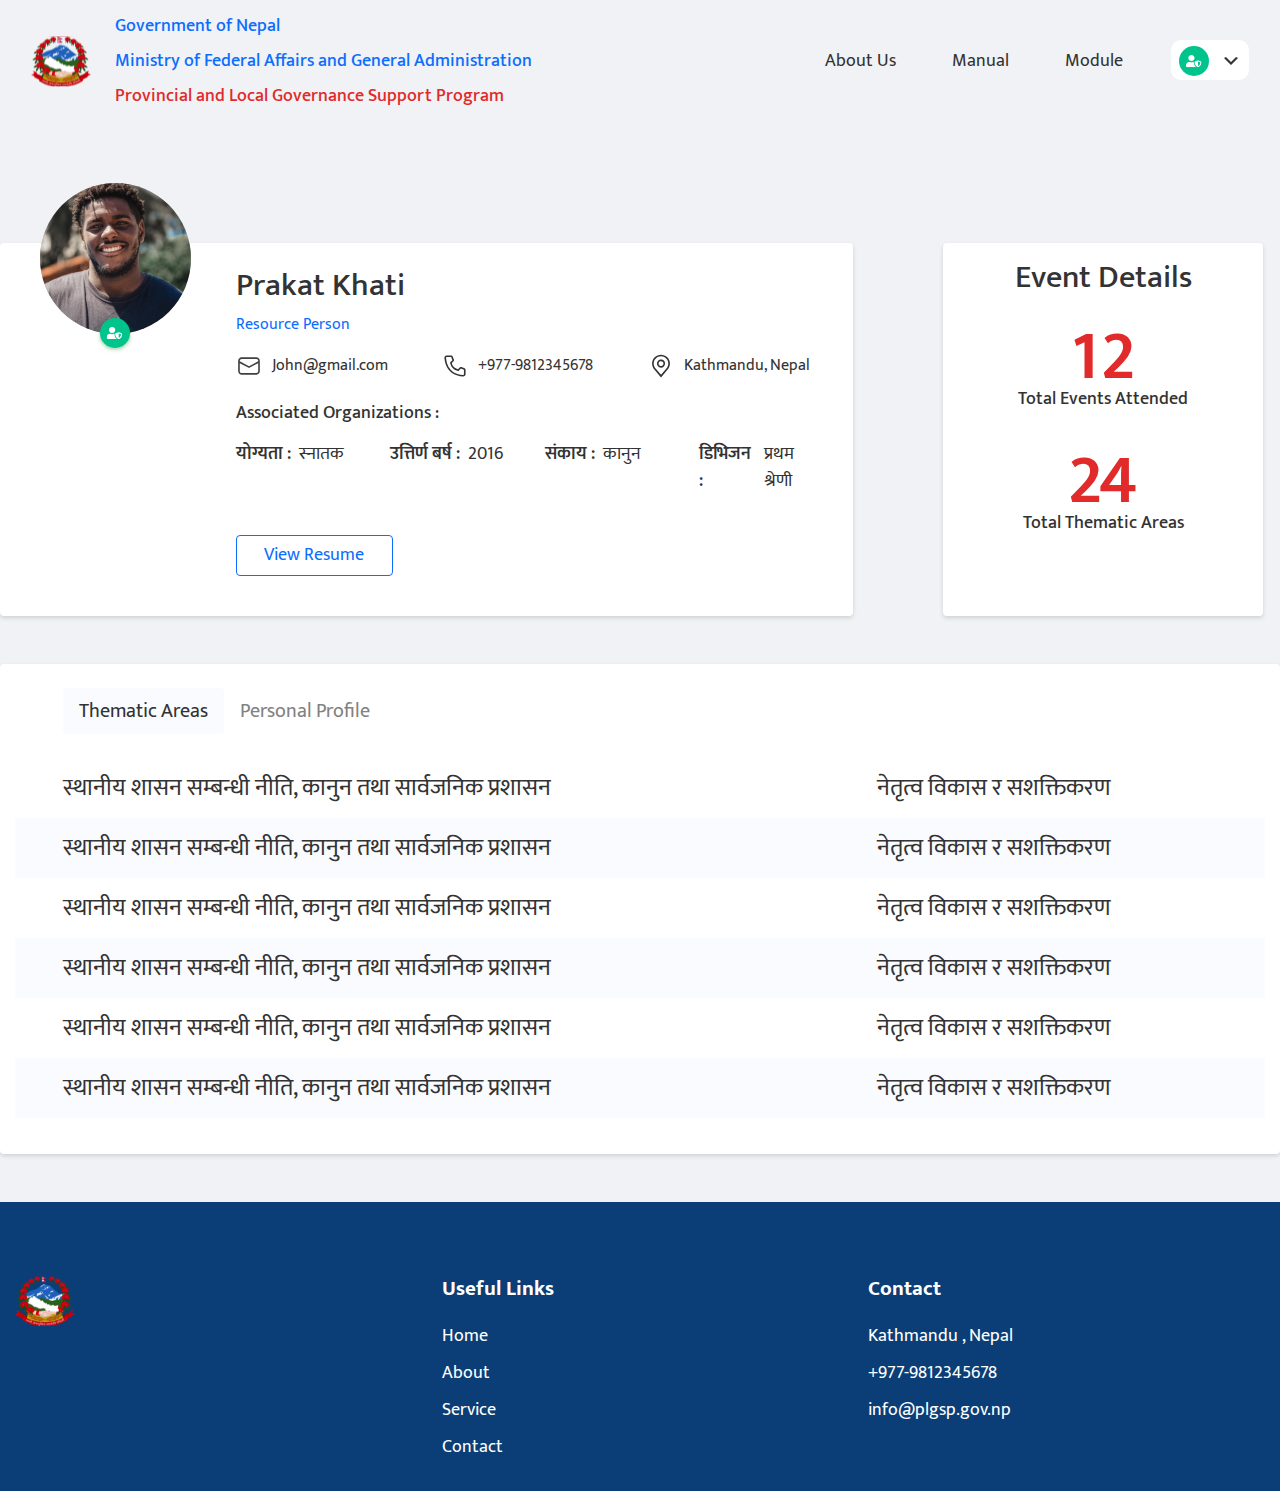
<file: index.html>
<!DOCTYPE html>
<html lang="en">
  <head>
    <meta charset="UTF-8" />
    <meta http-equiv="X-UA-Compatible" content="IE=edge" />
    <meta name="viewport" content="width=device-width, initial-scale=1.0" />
    <title>CDMIS</title>
    <link rel="stylesheet" type="text/css" href="/sass/main.css" />
  </head>
  <body>
    <section id="header">
      <header class="container">
        <nav class="navbar navbar-expand-lg navbar-light">
          <a class="navbar-brand d-flex" href="#"
            ><img src="/images/logo.svg" alt="Logo" />
            <div class="content pl-4 font-18-medium">
              Government of Nepal
              <span class="d-block pt-2">
                Ministry of Federal Affairs and General Administration</span
              >
              <span class="d-block content_inner pt-2">
                Provincial and Local Governance Support Program
              </span>
            </div>
          </a>

          <button
            class="navbar-toggler"
            type="button"
            data-toggle="collapse"
            data-target="#navbarNavDropdown"
            aria-controls="navbarNavDropdown"
            aria-expanded="false"
            aria-label="Toggle navigation"
          >
            <span class="navbar-toggler-icon"></span>
          </button>
          <div class="collapse navbar-collapse" id="navbarNavDropdown">
            <ul class="navbar-nav ml-auto">
              <li class="nav-item">
                <a class="nav-link font-18-regular pr-5" href="#">About Us</a>
              </li>
              <li class="nav-item">
                <a class="nav-link font-18-regular pr-5" href="#">Manual</a>
              </li>
              <li class="nav-item">
                <a class="nav-link font-18-regular pr-5" href="#">Module</a>
              </li>
              <li class="nav-item dropdown">
                <div class="dropdown">
                  <button
                    class="btn switch-btn"
                    type="button"
                    id="dropdownMenuButton"
                    data-toggle="dropdown"
                    aria-haspopup="true"
                    aria-expanded="false"
                  >
                    <div class="btn_inner">
                      <img
                        class="img-fluid pr-2"
                        src="images/resourceperson.svg"
                      />
                      <img
                        class="img-fluid"
                        src="icons/dropdown.svg"
                        alt="dropdown"
                      />
                    </div>
                  </button>

                  <div
                    class="dropdown-menu mt-4"
                    aria-labelledby="dropdownMenuButton"
                  >

                  <a href="index.html">
                    <div class="d-flex switch">
                      <img
                        class="img-fluid ml-4 pr-3"
                        src="images/resourceperson.svg"
                        alt="resourceperson"
                      />

                      <div class="pt-2">
                        <p class="font-18-regular gray-100">
                          Resource Person
                          <span class="d-block switch-status">current</span>
                        </p>
                      </div>
                    </div>
               </a>
                    
                   <!--Participant-->

                  <a href="participant.html">
                    <div class="d-flex">
                      <img
                        class="img-fluid ml-4 pr-3"
                        src="images/partcipant.svg"
                        alt="resourceperson"
                      />

                      <div class="pt-2">
                        <p class="font-18-regular gray-100">
                          Participant
                          <span class="d-block switch-status"
                            >switch as participant</span
                          >
                        </p>
                      </div>
                    </div>

                  </a>
                    
                  <a href="organization.html">
                    <div class="d-flex">
                      <img
                        class="img-fluid ml-4 pr-3"
                        src="images/organization.svg"
                        alt="resourceperson"
                      />

                      <div class="pt-2">
                        <p class="font-18-regular gray-100">
                          Organization
                          <span class="d-block switch-status"
                            >switch as organization</span
                          >
                        </p>
                      </div>
                    </div>

                  </a>
                  </div>
                </div>
              </li>
            </ul>
          </div>
        </nav>
      </header>
    </section>

    <!-- Profile Content -->

    <section id="profile">
      <div class="container">
        <div class="row">
          <div class="col-lg-8 col-md-12 col-sm-8 d-flex justify-content-end profile-content">
           
              <div class="user-profile">
                <img
                  class="img-fluid "
                  src="images/user profile.svg"
                  alt="userprofile"
                />
              </div> 

              <div class="col-lg-9 col-6 mt-4">
             
                  <h1 class="font-32-medium gray-100">Prakat Khati</h1>
                 <p class="font-20-regular primary">Resource Person</p> 

                 <div class="row">
                   <div class="col-lg-4 d-flex align-items-center">
                     <img src="icons/mail.svg" alt="mail">
                     <p class="info gray-100">John@gmail.com</p>
                   </div>
                   <div class="icons-info col-lg-4 d-flex align-items-center">
                    <img src="icons/phone.svg" alt="phone">
                    <p class="info gray-100">+977-9812345678</p>
                  </div>
                  <div class=" icons-info-2 col-lg-4 d-flex align-items-center">
                    <img src="icons/location.svg" alt="location">
                    <p class="info  gray-100">Kathmandu, Nepal</p>
                  </div>
                 </div>

                 <h1 class="font-18-medium gray-100 mt-4">Associated Organizations :</h1>  
                 
                 <div class="row mt-3">
                   <div class="col-lg-3 d-flex">
                    <p class="font-18-semibold gray-100">योग्यता :</p>
                    <p class="font-18-regular gray-100 pl-2">स्नातक</p>
                   </div>
                   <div class=" qualification col-lg-3 d-flex">
                    <p class="font-18-semibold gray-100"> उत्तिर्ण बर्ष  :</p>
                    <p class="font-18-regular gray-100 pl-2">2016</p>
                   </div>
                   <div class=" qualification-1 col-lg-3 d-flex">
                    <p class="font-18-semibold gray-100">संकाय :</p>
                    <p class="font-18-regular gray-100 pl-2">कानुन</p>
                   </div>
                   <div class=" qualification-2 col-lg-3 d-flex">
                    <p class="font-18-semibold gray-100">डिभिजन :</p>
                    <p class="font-18-regular gray-100 pl-2">प्रथम श्रेणी</p>
                   </div>      
                 </div>

                 
                 <button
                 type="button"
                 class="btn btn-outline-primary mt-2 font-18-regular mt-4"
               >
                 View Resume
               </button>
                
              </div>
               
              </div>

              
     <div class="col-lg-3 col-md-4 col-6 event-content text-center">
      <div>
        <h1 class="font-32-medium gray-100 pt-3">Event Details</h1>
      </div>

      <div class="event-thematic">
        <p class="event-numbers">12</p>
        <p class="font-18-medium gray-100 event-title">
          Total Events Attended
        </p>

        <p class="event-numbers">24</p>
        <p class="font-18-medium gray-100 event-title">
          Total Thematic Areas
        </p>
      </div>
    </div> 
            </div>
          </div>
        </div>
      </div>
    </section>
    

    <!-- Personal Info -->

    <section id="personal-information">
      <div class="container personal-content mt-5">
        <ul class="nav nav-pills mb-3 ml-5 " id="pills-tab" role="tablist">
          <li class="nav-item mt-4">
            <a class="nav-link active font-20-medium" id="pills-home-tab" data-toggle="pill" href="#pills-home" role="tab" aria-controls="pills-home" aria-selected="true">Thematic Areas</a>
          </li>
          <li class="nav-item mt-4">
            <a class="nav-link font-20-medium second-tab" id="pills-profile-tab" data-toggle="pill" href="#pills-profile" role="tab" aria-controls="pills-profile" aria-selected="false">Personal Profile</a>
          </li>
        
        </ul>
        <div class="tab-content" id="pills-tabContent">
          <div class="tab-pane fade show active" id="pills-home" role="tabpanel" aria-labelledby="pills-home-tab"><table class="table oddeven-table mt-4">
            <tbody>
              <tr>
                <td class="font-24-regular gray-100 pl-5">
                  स्थानीय शासन सम्बन्धी नीति, कानुन तथा सार्वजनिक प्रशासन
                </td>
                <td class="font-24-regular gray-100">
                  नेतृत्व विकास र सशक्तिकरण
                </td>
              </tr>
              <tr>
                <td class="font-24-regular gray-100 pl-5">
                  स्थानीय शासन सम्बन्धी नीति, कानुन तथा सार्वजनिक प्रशासन
                </td>
                <td class="font-24-regular gray-100">
                  नेतृत्व विकास र सशक्तिकरण
                </td>
              </tr>
              <tr>
                <td class="font-24-regular gray-100 pl-5">
                  स्थानीय शासन सम्बन्धी नीति, कानुन तथा सार्वजनिक प्रशासन
                </td>
                <td class="font-24-regular gray-100">
                  नेतृत्व विकास र सशक्तिकरण
                </td>
              </tr>
              <tr>
                <td class="font-24-regular gray-100 pl-5">
                  स्थानीय शासन सम्बन्धी नीति, कानुन तथा सार्वजनिक प्रशासन
                </td>
                <td class="font-24-regular gray-100">
                  नेतृत्व विकास र सशक्तिकरण
                </td>
              </tr>
              <tr>
                <td class="font-24-regular gray-100 pl-5">
                  स्थानीय शासन सम्बन्धी नीति, कानुन तथा सार्वजनिक प्रशासन
                </td>
                <td class="font-24-regular gray-100">
                  नेतृत्व विकास र सशक्तिकरण
                </td>
              </tr>
              <tr>
                <td class="font-24-regular gray-100 pl-5">
                  स्थानीय शासन सम्बन्धी नीति, कानुन तथा सार्वजनिक प्रशासन
                </td>
                <td class="font-24-regular gray-100">
                  नेतृत्व विकास र सशक्तिकरण
                </td>
              </tr>
            </tbody>
          </table></div>
          <div class="tab-pane fade" id="pills-profile" role="tabpanel" aria-labelledby="pills-profile-tab">

            <nav>
              <div class="nav nav-tabs second-tabs d-flex justify-content-between align-items-center" id="nav-tab" role="tablist">
                <div class="d-flex">
                  <a class="nav-item nav-link active font-18-medium gray-100" id="nav-home-tab" data-toggle="tab" href="#nav-home" role="tab" aria-controls="nav-home" aria-selected="true">पहिलो</a>
                  <a class="nav-item nav-link font-18-medium gray-200" id="nav-second-tab" data-toggle="tab" href="#nav-profile" role="tab" aria-controls="nav-profile" aria-selected="false">दोस्रो</a>
                  <a class="nav-item nav-link font-18-medium gray-200" id="nav-contact-tab" data-toggle="tab" href="#nav-contact" role="tab" aria-controls="nav-contact" aria-selected="false">तेस्रो</a>     
                </div>
              
                <button
                type="button"
                class="btn btn-export btn-outline-primary font-18-regular"
              >
                Export to pdf
              </button>
              </div>   
            </nav>
            <div class="tab-content" id="nav-tabContent">
              <div class="tab-pane fade show active" id="nav-home" role="tabpanel" aria-labelledby="nav-home-tab">

                <div class="container mt-4">
                  <div class="row">
                    <div class="col-lg-11 col-md-12 col-sm-12 secondtab-table">
                      <h1 class="primary font-24-regular text-center mt-3">व्यक्तिगत विवरण</h1>

                      <div class="row mt-4 switch-row pl-5">
                        <div class="col-lg-3 col-md-3 col-sm-3 pt-3  ">
                          <p class="font-20-medium gray-100">अतिरिक्त फोन नम्बर </p>
                        </div>
                        <div class="col-lg-3 col-md-3 col-sm-3 pt-3">
                          <p class="font-20-medium gray-100">स्थायी लेखा (PAN) नम्बर  </p>
                        </div>

                      </div>
                      <div class="row pl-5">
                        <div class="col-lg-3 col-md-3 col-sm-3 pt-3 ">
                          <p class="font-18-regular gray-100">9803719933 </p>
                        </div>
                        <div class="col-lg-3 col-md-3 col-sm-3 pt-3">
                          <p class="font-18-regular gray-100">111417751 </p>
                        </div>

                      </div>

                      <hr>

                      <h1 class="primary font-24-regular text-center mt-3">ठेगाना</h1>

                      <div class="row mt-4 switch-row pl-5">
                        <div class="col-lg-3 col-md-3 col-sm-3 pt-3  ">
                          <p class="font-20-medium gray-100">प्रदेश </p>
                        </div>
                        <div class="col-lg-3 col-md-3 col-sm-3 pt-3">
                          <p class="font-20-medium gray-100">जिल्ला  </p>
                        </div>
                        <div class="col-lg-3 col-md-3 col-sm-3 pt-3">
                          <p class="font-20-medium gray-100">वडा नं   </p>
                        </div>
                        <div class="col-lg-3 col-md-3 col-sm-3 pt-3">
                          <p class="font-20-medium gray-100">स्थानीय तह    </p>
                        </div>

                      </div>
                      <div class="row pl-5">
                        <div class="col-lg-3 col-md-3 col-sm-3 pt-3 ">
                          <p class="font-18-regular gray-100">Province 2</p>
                        </div>
                        <div class="col-lg-3 col-md-3 col-sm-3 pt-3">
                          <p class="font-18-regular gray-100">Dhanusha </p>
                        </div>
                        <div class="col-lg-3 col-md-3 col-sm-3 pt-3">
                          <p class="font-18-regular gray-100">6 </p>
                        </div>
                        <div class="col-lg-3 col-md-3 col-sm-3 pt-3">
                          <p class="font-18-regular gray-100">Chhireshwornath Nagarpalika </p>
                        </div>

                      </div>

                      <hr>


                      <h1 class="primary font-24-regular text-center mt-3">शैक्षिक योग्यता</h1>

                      <div class="row mt-4 switch-row pl-5">
                        <div class="col-lg-4 col-md-3 col-sm-3 pt-3  ">
                          <p class="font-20-medium gray-100">सबै भन्दा माथिल्लो प्राप्त शैक्षिक योग्यता </p>
                        </div>
                        <div class="col-lg-4 col-md-3 col-sm-3 pt-3">
                          <p class="font-20-medium gray-100">शैक्षिक योग्यताको बिषय   </p>
                        </div>
                        <div class="col-lg-4 col-md-3 col-sm-3 pt-3">
                          <p class="font-20-medium gray-100">स्नातककोतरमा प्राप्त गर्नुभएको प्राप्तांक   </p>
                        </div> 
                      </div>

                      <div class="row pl-5">
                        <div class="col-lg-4 col-md-3 col-sm-3 pt-3 ">
                          <p class="font-18-regular gray-100">Province 2</p>
                        </div>
                        <div class="col-lg-4 col-md-3 col-sm-3 pt-3">
                          <p class="font-18-regular gray-100">कानुन</p>
                        </div>
                        <div class="col-lg-4 col-md-3 col-sm-3 pt-3">
                          <p class="font-18-regular gray-100">प्रथम श्रेणी </p>
                        </div>
                      </div>

                 

                      <div class="row mt-4 switch-row pl-5">
                        <div class="col-lg-6 col-md-3 col-sm-3 pt-3  ">
                          <p class="font-20-medium gray-100">सबै भन्दा माथिल्लो शैक्षिक योग्यता प्राप्त गरेको वर्ष ( ई . स . मा ) </p>
                        </div>
                      </div>

                      
                      <div class="row pl-5">
                        <div class="col-lg-4 col-md-3 col-sm-3 pt-3 ">
                          <p class="font-18-regular gray-100">2016</p>
                        </div>
                       
                      </div>    
                    </div>
                  </div>
                </div>
               </div>


            <!--second -->
              <div class="tab-pane fade" id="nav-profile" role="tabpanel" aria-labelledby="nav-profile-tab">

                <div class="container mt-4">
                  <div class="row">
                    <div class="col-lg-11 col-md-12 col-sm-12 secondtab-table">
                      <h1 class="primary font-24-regular text-center mt-3">बिषयगत क्षेत्र र सो सम्बन्धि अनुभव</h1>

                      <p class="primary font-18-medium text-center mt-3">संघीय शासन प्रणाली र स्थानीय शासन </p>

                      <div class="row mt-4 switch-row pl-5">
                        <div class="col-lg-4 col-md-3 col-sm-3 pt-3  ">
                          <p class="font-20-medium gray-100">यस क्षेत्रमा कार्य अनुभव कति वर्षको छ ?</p>
                        </div>
                        <div class="col-lg-4 col-md-3 col-sm-3 pt-3">
                          <p class="font-20-medium gray-100">यस क्षेत्रमा लिनुभएको तालिम (वटा)   </p>
                        </div>
                        <div class="col-lg-4 col-md-3 col-sm-3 pt-3">
                          <p class="font-20-medium gray-100">यस क्षेत्रमा प्रदान गर्नुभएको तालिम (वटा)    </p>
                        </div>

                      </div>
                      <div class="row pl-5">
                        <div class="col-lg-4 col-md-3 col-sm-3 pt-3 ">
                          <p class="font-18-regular gray-100">4 years </p>
                        </div>
                        <div class="col-lg-4 col-md-3 col-sm-3 pt-3">
                          <p class="font-18-regular gray-100">6 </p>
                        </div>
                        <div class="col-lg-4 col-md-3 col-sm-3 pt-3">
                          <p class="font-18-regular gray-100">1 </p>
                        </div>

                      </div>

                      <hr>

                      <p class="primary font-18-medium text-center mt-3">स्थानीय तह संस्थागत क्षमता स्वमूल्याङ्कन (LISA)  </p>

                      <div class="row mt-4 switch-row pl-5">
                        <div class="col-lg-4 col-md-3 col-sm-3 pt-3  ">
                          <p class="font-20-medium gray-100">यस क्षेत्रमा कार्य अनुभव कति वर्षको छ ?</p>
                        </div>
                        <div class="col-lg-4 col-md-3 col-sm-3 pt-3">
                          <p class="font-20-medium gray-100">यस क्षेत्रमा लिनुभएको तालिम (वटा)   </p>
                        </div>
                        <div class="col-lg-4 col-md-3 col-sm-3 pt-3">
                          <p class="font-20-medium gray-100">यस क्षेत्रमा प्रदान गर्नुभएको तालिम (वटा)    </p>
                        </div>

                      </div>
                      <div class="row pl-5">
                        <div class="col-lg-4 col-md-3 col-sm-3 pt-3 ">
                          <p class="font-18-regular gray-100">4 years </p>
                        </div>
                        <div class="col-lg-4 col-md-3 col-sm-3 pt-3">
                          <p class="font-18-regular gray-100">6 </p>
                        </div>
                        <div class="col-lg-4 col-md-3 col-sm-3 pt-3">
                          <p class="font-18-regular gray-100">1 </p>
                        </div>
                      </div>

                      <hr>

                      <p class="primary font-18-medium text-center mt-3">स्थानीय तह संस्थागत क्षमता स्वमूल्याङ्कन (LISA)  </p>

                      <div class="row mt-4 switch-row pl-5">
                        <div class="col-lg-4 col-md-3 col-sm-3 pt-3  ">
                          <p class="font-20-medium gray-100">यस क्षेत्रमा कार्य अनुभव कति वर्षको छ ?</p>
                        </div>
                        <div class="col-lg-4 col-md-3 col-sm-3 pt-3">
                          <p class="font-20-medium gray-100">यस क्षेत्रमा लिनुभएको तालिम (वटा)   </p>
                        </div>
                        <div class="col-lg-4 col-md-3 col-sm-3 pt-3">
                          <p class="font-20-medium gray-100">यस क्षेत्रमा प्रदान गर्नुभएको तालिम (वटा)    </p>
                        </div>
                      </div>
                      <div class="row pl-5">
                        <div class="col-lg-4 col-md-3 col-sm-3 pt-3 ">
                          <p class="font-18-regular gray-100">4 years </p>
                        </div>
                        <div class="col-lg-4 col-md-3 col-sm-3 pt-3">
                          <p class="font-18-regular gray-100">6 </p>
                        </div>
                        <div class="col-lg-4 col-md-3 col-sm-3 pt-3">
                          <p class="font-18-regular gray-100">1 </p>
                        </div>
                      </div>                                    
                    </div>
                  </div>
                </div>
               </div>

                 <!--third -->

              <div class="tab-pane fade" id="nav-contact" role="tabpanel" aria-labelledby="nav-contact-tab">
                
              
                    
                <div class="container mt-4">
                  <div class="row">
                    <div class="col-lg-11 col-md-12 col-sm-12 secondtab-table">
                      <h1 class="primary font-24-regular text-center mt-3">इच्छुक कार्य क्षेत्र (प्रदेश स्तर) को प्राथमिकता रोज्नुहोस्</h1>


                      <div class="row mt-4 switch-row pl-5">
                        <div class="col-lg-4 col-md-3 col-sm-3 pt-3  ">
                          <p class="font-20-medium gray-100">पहिलो प्राथमिकताको प्रदेश रोज्नुहोस</p>
                        </div>
                        <div class="col-lg-4 col-md-3 col-sm-3 pt-3">
                          <p class="font-20-medium gray-100">दोश्रो प्राथमिकताको प्रदेश रोज्नुहोस </p>
                        </div>
                        <div class="col-lg-4 col-md-3 col-sm-3 pt-3">
                          <p class="font-20-medium gray-100">तेश्रो प्राथमिकताको प्रदेश रोज्नुहोस   </p>
                        </div>

                      </div>
                      <div class="row pl-5">
                        <div class="col-lg-4 col-md-3 col-sm-3 pt-3 ">
                          <p class="font-18-regular gray-100">Province 2 </p>
                        </div>
                        <div class="col-lg-4 col-md-3 col-sm-3 pt-3">
                          <p class="font-18-regular gray-100">Province 1 </p>
                        </div>
                        <div class="col-lg-4 col-md-3 col-sm-3 pt-3">
                          <p class="font-18-regular gray-100">Lumbini Province </p>
                        </div>

                      </div>
                      <div class="row mt-4 switch-row pl-5">
                        <div class="col-lg-4 col-md-3 col-sm-3 pt-3  ">
                          <p class="font-20-medium gray-100">चौथो प्राथमिकताको प्रदेश रोज्नुहोस</p>
                        </div>
                        <div class="col-lg-4 col-md-3 col-sm-3 pt-3">
                          <p class="font-20-medium gray-100">पाँचौं प्राथमिकताको प्रदेश रोज्नुहोस </p>
                        </div>
                        <div class="col-lg-4 col-md-3 col-sm-3 pt-3">
                          <p class="font-20-medium gray-100">छैठौं प्राथमिकताको प्रदेश रोज्नुहोस   </p>
                        </div>

                      </div>
                      <div class="row pl-5">
                        <div class="col-lg-4 col-md-3 col-sm-3 pt-3 ">
                          <p class="font-18-regular gray-100">Bagmati Province  </p>
                        </div>
                        <div class="col-lg-4 col-md-3 col-sm-3 pt-3">
                          <p class="font-18-regular gray-100"> Sudurpashchim Province  </p>
                        </div>
                        <div class="col-lg-4 col-md-3 col-sm-3 pt-3">
                          <p class="font-18-regular gray-100">Karnali Province </p>
                        </div>

                      </div>

                      <div class="row mt-4 switch-row pl-5">
                        <div class="col-lg-4 col-md-3 col-sm-3 pt-3  ">
                          <p class="font-20-medium gray-100">सातौं प्राथमिकताको प्रदेश रोज्नुहोस</p>
                        </div>

                      </div>
                      <div class="row pl-5">
                        <div class="col-lg-4 col-md-3 col-sm-3 pt-3 ">
                         <p class="font-18-regular gray-100">Gandaki Province  </p>
                      </div>     
                    </div>
                  </div>
                </div>
               </div>                         
              </div>   
            </div>
          </div>
         </div>
       </div>
     </div>
     </div>
     </div>
    </div>
    </section>

    

    <footer class="mt-5">
      <div class=" container">
        <div class="row mt-5">
           
          <div class="mt-4 col-lg-4">
            <img src="images/logo.svg" alt="logo" />  
          </div>  
          <div class="col-lg-4 mt-4">
          <h1 class="footer-header"> Useful Links</h1>
          <p class=" footer-paragraph font-18-regular">Home</p>
          <p class=" footer-paragraph font-18-regular">About</p>
          <p class=" footer-paragraph font-18-regular">Service</p>
          <p class=" footer-paragraph font-18-regular">Contact</p>
          </div>


          <div class="col-lg-4 mt-4">
            <h1 class="footer-header"> Contact</h1>
            <p class=" footer-paragraph font-18-regular">Kathmandu , Nepal</p>
            <p class=" footer-paragraph font-18-regular">+977-9812345678</p>
            <p class=" footer-paragraph font-18-regular">info@plgsp.gov.np</p>
        
            </div>
        
        </div>
       
    </footer>

    <script
      src="https://code.jquery.com/jquery-3.2.1.slim.min.js"
      integrity="sha384-KJ3o2DKtIkvYIK3UENzmM7KCkRr/rE9/Qpg6aAZGJwFDMVNA/GpGFF93hXpG5KkN"
      crossorigin="anonymous"
    ></script>
    <script
      src="https://cdn.jsdelivr.net/npm/popper.js@1.12.9/dist/umd/popper.min.js"
      integrity="sha384-ApNbgh9B+Y1QKtv3Rn7W3mgPxhU9K/ScQsAP7hUibX39j7fakFPskvXusvfa0b4Q"
      crossorigin="anonymous"
    ></script>
    <script
      src="https://cdn.jsdelivr.net/npm/bootstrap@4.0.0/dist/js/bootstrap.min.js"
      integrity="sha384-JZR6Spejh4U02d8jOt6vLEHfe/JQGiRRSQQxSfFWpi1MquVdAyjUar5+76PVCmYl"
      crossorigin="anonymous"
    ></script>
  </body>
</html>
</file>
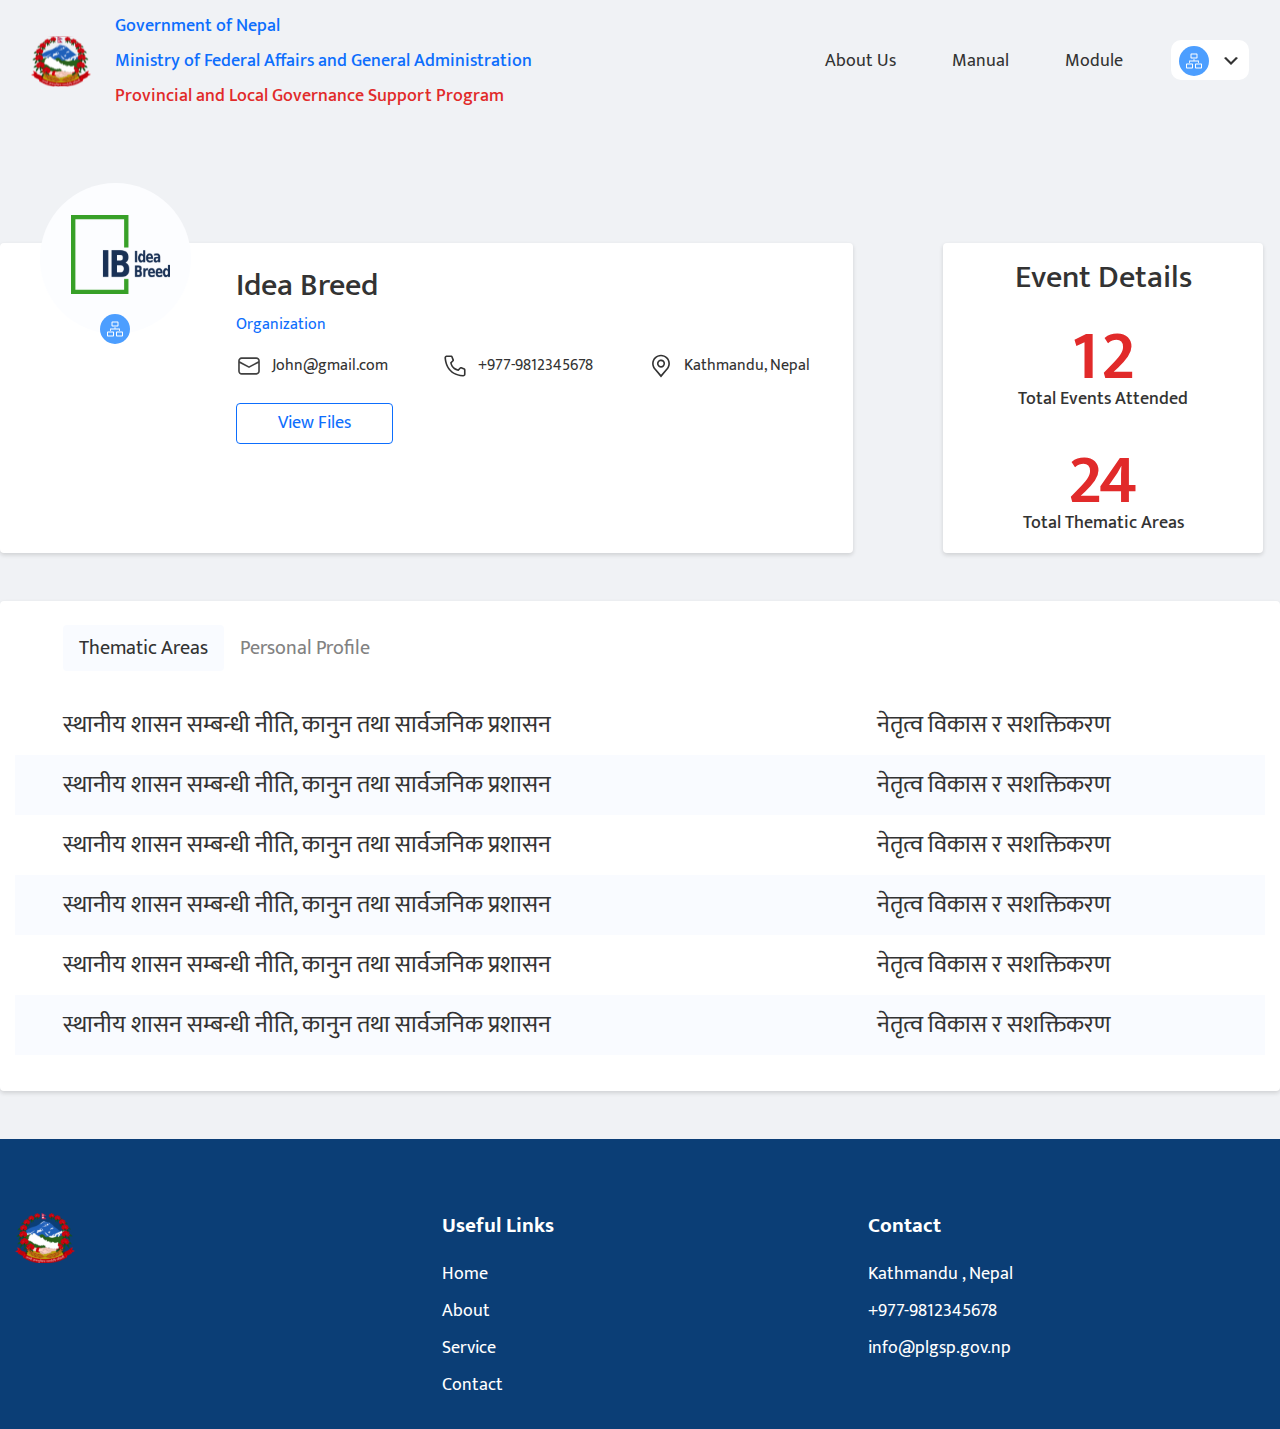
<file: organization.html>
<!DOCTYPE html>
<html lang="en">
  <head>
    <meta charset="UTF-8" />
    <meta http-equiv="X-UA-Compatible" content="IE=edge" />
    <meta name="viewport" content="width=device-width, initial-scale=1.0" />
    <title>CDMIS</title>
    <link rel="stylesheet" type="text/css" href="/sass/main.css" />
  </head>
  <body>
    <section id="header">
      <header class="container">
        <nav class="navbar navbar-expand-lg navbar-light">
          <a class="navbar-brand d-flex" href="#"
            ><img src="/images/logo.svg" alt="Logo" />
            <div class="content pl-4 font-18-medium">
              Government of Nepal
              <span class="d-block pt-2">
                Ministry of Federal Affairs and General Administration</span
              >
              <span class="d-block content_inner pt-2">
                Provincial and Local Governance Support Program
              </span>
            </div>
          </a>

          <button
            class="navbar-toggler"
            type="button"
            data-toggle="collapse"
            data-target="#navbarNavDropdown"
            aria-controls="navbarNavDropdown"
            aria-expanded="false"
            aria-label="Toggle navigation"
          >
            <span class="navbar-toggler-icon"></span>
          </button>
          <div class="collapse navbar-collapse" id="navbarNavDropdown">
            <ul class="navbar-nav ml-auto">
              <li class="nav-item">
                <a class="nav-link font-18-regular pr-5" href="#">About Us</a>
              </li>
              <li class="nav-item">
                <a class="nav-link font-18-regular pr-5" href="#">Manual</a>
              </li>
              <li class="nav-item">
                <a class="nav-link font-18-regular pr-5" href="#">Module</a>
              </li>
              <li class="nav-item dropdown">
                <div class="dropdown">
                  <button
                    class="btn switch-btn"
                    type="button"
                    id="dropdownMenuButton"
                    data-toggle="dropdown"
                    aria-haspopup="true"
                    aria-expanded="false"
                  >
                    <div class="btn_inner">
                      <img
                        class="img-fluid pr-2"
                        src="images/organization.svg"
                      />
                      <img
                        class="img-fluid"
                        src="icons/dropdown.svg"
                        alt="dropdown"
                      />
                    </div>
                  </button>

                  <div
                    class="dropdown-menu mt-4"
                    aria-labelledby="dropdownMenuButton"
                  >

                  <a href="index.html">
                    <div class="d-flex ">
                      <img
                        class="img-fluid ml-4 pr-3"
                        src="images/resourceperson.svg"
                        alt="resourceperson"
                      />

                      <div class="pt-2">
                        <p class="font-18-regular gray-100">
                          Resource Person
                          <span class="d-block switch-status">switch as resource person</span>
                        </p>
                      </div>
                    </div>

                  </a>
                    
                   <!--Participant-->

                  <a href="participant.html">
                    <div class="d-flex">
                      <img
                        class="img-fluid ml-4 pr-3"
                        src="images/partcipant.svg"
                        alt="resourceperson"
                      />

                      <div class="pt-2">
                        <p class="font-18-regular gray-100">
                          Participant
                          <span class="d-block switch-status"
                            >switch as participant</span
                          >
                        </p>
                      </div>
                    </div>

                  </a>
                    
                  <a href="organization.html">
                    <div class="d-flex switch">
                      <img
                        class="img-fluid ml-4 pr-3"
                        src="images/organization.svg"
                        alt="resourceperson"
                      />

                      <div class="pt-2">
                        <p class="font-18-regular gray-100">
                          Organization
                          <span class="d-block switch-status"
                            >current</span
                          >
                        </p>
                      </div>
                    </div>

                  </a>
                  </div>
                </div>
              </li>
            </ul>
          </div>
        </nav>
      </header>
    </section>

    <!-- Profile Content -->

    <section id="profile">
      <div class="container">
        <div class="row">
          <div class="col-lg-8 col-md-12 col-sm-8 d-flex justify-content-end profile-content">
           
              <div class="user-profile">
                <img
                  class="img-fluid "
                  src="images/orgprofile.svg"
                  alt="userprofile"
                />
              </div> 

              <div class="col-lg-9 col-6 mt-4">
             
                  <h1 class="font-32-medium gray-100">Idea Breed</h1>
                 <p class="font-20-regular primary">Organization</p> 

                 <div class="row">
                   <div class="col-lg-4 d-flex align-items-center">
                     <img src="icons/mail.svg" alt="mail">
                     <p class="info gray-100">John@gmail.com</p>
                   </div>
                   <div class="icons-info col-lg-4 d-flex align-items-center">
                    <img src="icons/phone.svg" alt="phone">
                    <p class="info gray-100">+977-9812345678</p>
                  </div>
                  <div class=" icons-info-2 col-lg-4 d-flex align-items-center">
                    <img src="icons/location.svg" alt="location">
                    <p class="info  gray-100">Kathmandu, Nepal</p>
                  </div>
                 </div>
   
                 <button
                 type="button"
                 class="btn btn-outline-primary mt-2 font-18-regular mt-4"
               >
                 View Files
               </button>
                
              </div>
               
              </div>

              
     <div class="col-lg-3 col-md-4 col-6 event-content text-center">
      <div>
        <h1 class="font-32-medium gray-100 pt-3">Event Details</h1>
      </div>

      <div class="event-thematic">
        <p class="event-numbers">12</p>
        <p class="font-18-medium gray-100 event-title">
          Total Events Attended
        </p>

        <p class="event-numbers">24</p>
        <p class="font-18-medium gray-100 event-title">
          Total Thematic Areas
        </p>
      </div>
    </div> 
            </div>
          </div>
        </div>
      </div>
    </section>
    

    <!-- Personal Info -->

    <section id="personal-information">
      <div class="container personal-content mt-5">
        <ul class="nav nav-pills mb-3 ml-5 " id="pills-tab" role="tablist">
          <li class="nav-item mt-4">
            <a class="nav-link active font-20-medium" id="pills-home-tab" data-toggle="pill" href="#pills-home" role="tab" aria-controls="pills-home" aria-selected="true">Thematic Areas</a>
          </li>
          <li class="nav-item mt-4">
            <a class="nav-link font-20-medium second-tab" id="pills-profile-tab" data-toggle="pill" href="#pills-profile" role="tab" aria-controls="pills-profile" aria-selected="false">Personal Profile</a>
          </li>
        
        </ul>
        <div class="tab-content" id="pills-tabContent">
          <div class="tab-pane fade show active" id="pills-home" role="tabpanel" aria-labelledby="pills-home-tab"><table class="table oddeven-table mt-4">
            <tbody>
              <tr>
                <td class="font-24-regular gray-100 pl-5">
                  स्थानीय शासन सम्बन्धी नीति, कानुन तथा सार्वजनिक प्रशासन
                </td>
                <td class="font-24-regular gray-100">
                  नेतृत्व विकास र सशक्तिकरण
                </td>
              </tr>
              <tr>
                <td class="font-24-regular gray-100 pl-5">
                  स्थानीय शासन सम्बन्धी नीति, कानुन तथा सार्वजनिक प्रशासन
                </td>
                <td class="font-24-regular gray-100">
                  नेतृत्व विकास र सशक्तिकरण
                </td>
              </tr>
              <tr>
                <td class="font-24-regular gray-100 pl-5">
                  स्थानीय शासन सम्बन्धी नीति, कानुन तथा सार्वजनिक प्रशासन
                </td>
                <td class="font-24-regular gray-100">
                  नेतृत्व विकास र सशक्तिकरण
                </td>
              </tr>
              <tr>
                <td class="font-24-regular gray-100 pl-5">
                  स्थानीय शासन सम्बन्धी नीति, कानुन तथा सार्वजनिक प्रशासन
                </td>
                <td class="font-24-regular gray-100">
                  नेतृत्व विकास र सशक्तिकरण
                </td>
              </tr>
              <tr>
                <td class="font-24-regular gray-100 pl-5">
                  स्थानीय शासन सम्बन्धी नीति, कानुन तथा सार्वजनिक प्रशासन
                </td>
                <td class="font-24-regular gray-100">
                  नेतृत्व विकास र सशक्तिकरण
                </td>
              </tr>
              <tr>
                <td class="font-24-regular gray-100 pl-5">
                  स्थानीय शासन सम्बन्धी नीति, कानुन तथा सार्वजनिक प्रशासन
                </td>
                <td class="font-24-regular gray-100">
                  नेतृत्व विकास र सशक्तिकरण
                </td>
              </tr>
            </tbody>
          </table></div>
          <div class="tab-pane fade" id="pills-profile" role="tabpanel" aria-labelledby="pills-profile-tab">

            <nav>
              <div class="nav nav-tabs second-tabs d-flex justify-content-between align-items-center " id="nav-tab" role="tablist">
                <div class="d-flex">
                  <a class="nav-item nav-link font-18-medium gray-100" id="nav-home-tab" data-toggle="tab" href="#nav-home" role="tab" aria-controls="nav-home" aria-selected="true">पहिलो</a>
                  <a class="nav-item nav-link font-18-medium gray-200" id="nav-second-tab" data-toggle="tab" href="#nav-profile" role="tab" aria-controls="nav-profile" aria-selected="false">दोस्रो</a>
                  <a class="nav-item nav-link font-18-medium gray-200" id="nav-contact-tab" data-toggle="tab" href="#nav-contact" role="tab" aria-controls="nav-contact" aria-selected="false">तेस्रो</a>
                     
                </div>
               
                <button
                type="button"
                class="btn btn-export btn-outline-primary font-18-regular ml-5"
              >
                Export to pdf
              </button>
              </div>   
            </nav>
            <div class="tab-content" id="nav-tabContent">
              <div class="tab-pane fade show active" id="nav-home" role="tabpanel" aria-labelledby="nav-home-tab">

                <div class="container mt-4">
                  <div class="row">
                    <div class="col-lg-11 col-md-12 col-sm-12 secondtab-table">
                      <h1 class="primary font-24-regular text-center mt-3">संगठन विवरण</h1>

                      <div class="row mt-4 switch-row pl-5">
                        <div class="col-lg-3 col-md-3 col-sm-3 pt-3  ">
                          <p class="font-20-medium gray-100">अतिरिक्त फोन नम्बर </p>
                        </div>
                        <div class="col-lg-3 col-md-3 col-sm-3 pt-3">
                          <p class="font-20-medium gray-100">स्थायी लेखा (PAN) नम्बर  </p>
                        </div>

                      </div>
                      <div class="row pl-5">
                        <div class="col-lg-3 col-md-3 col-sm-3 pt-3 ">
                          <p class="font-18-regular gray-100">9803719933 </p>
                        </div>
                        <div class="col-lg-3 col-md-3 col-sm-3 pt-3">
                          <p class="font-18-regular gray-100">111417751 </p>
                        </div>

                      </div>

                      <hr>

                      <h1 class="primary font-24-regular text-center mt-3">ठेगाना</h1>

                      <div class="row mt-4 switch-row pl-5">
                        <div class="col-lg-3 col-md-3 col-sm-3 pt-3  ">
                          <p class="font-20-medium gray-100">प्रदेश </p>
                        </div>
                        <div class="col-lg-3 col-md-3 col-sm-3 pt-3">
                          <p class="font-20-medium gray-100">जिल्ला  </p>
                        </div>
                        <div class="col-lg-3 col-md-3 col-sm-3 pt-3">
                          <p class="font-20-medium gray-100">वडा नं   </p>
                        </div>
                        <div class="col-lg-3 col-md-3 col-sm-3 pt-3">
                          <p class="font-20-medium gray-100">स्थानीय तह    </p>
                        </div>

                      </div>
                      <div class="row pl-5">
                        <div class="col-lg-3 col-md-3 col-sm-3 pt-3 ">
                          <p class="font-18-regular gray-100">Province 2</p>
                        </div>
                        <div class="col-lg-3 col-md-3 col-sm-3 pt-3">
                          <p class="font-18-regular gray-100">Dhanusha </p>
                        </div>
                        <div class="col-lg-3 col-md-3 col-sm-3 pt-3">
                          <p class="font-18-regular gray-100">6 </p>
                        </div>
                        <div class="col-lg-3 col-md-3 col-sm-3 pt-3">
                          <p class="font-18-regular gray-100">Chhireshwornath Nagarpalika </p>
                        </div>
                      </div> 
                    </div>
                  </div>
                </div>
               </div>


            <!--second -->
              <div class="tab-pane fade" id="nav-profile" role="tabpanel" aria-labelledby="nav-profile-tab">

                <div class="container mt-4">
                  <div class="row">
                    <div class="col-lg-11 col-md-12 col-sm-12 secondtab-table">
                      <h1 class="primary font-24-regular text-center mt-3">बिषयगत क्षेत्र र सो सम्बन्धि अनुभव</h1>

                      <p class="primary font-18-medium text-center mt-3">संघीय शासन प्रणाली र स्थानीय शासन </p>

                      <div class="row mt-4 switch-row pl-5">
                        <div class="col-lg-4 col-md-3 col-sm-3 pt-3  ">
                          <p class="font-20-medium gray-100">यस क्षेत्रमा कार्य अनुभव कति वर्षको छ ?</p>
                        </div>
                        <div class="col-lg-4 col-md-3 col-sm-3 pt-3">
                          <p class="font-20-medium gray-100">यस क्षेत्रमा लिनुभएको तालिम (वटा)   </p>
                        </div>
                        <div class="col-lg-4 col-md-3 col-sm-3 pt-3">
                          <p class="font-20-medium gray-100">यस क्षेत्रमा प्रदान गर्नुभएको तालिम (वटा)    </p>
                        </div>

                      </div>
                      <div class="row pl-5">
                        <div class="col-lg-4 col-md-3 col-sm-3 pt-3 ">
                          <p class="font-18-regular gray-100">4 years </p>
                        </div>
                        <div class="col-lg-4 col-md-3 col-sm-3 pt-3">
                          <p class="font-18-regular gray-100">6 </p>
                        </div>
                        <div class="col-lg-4 col-md-3 col-sm-3 pt-3">
                          <p class="font-18-regular gray-100">1 </p>
                        </div>

                      </div>

                      <hr>

                      <p class="primary font-18-medium text-center mt-3">स्थानीय तह संस्थागत क्षमता स्वमूल्याङ्कन (LISA)  </p>

                      <div class="row mt-4 switch-row pl-5">
                        <div class="col-lg-4 col-md-3 col-sm-3 pt-3  ">
                          <p class="font-20-medium gray-100">यस क्षेत्रमा कार्य अनुभव कति वर्षको छ ?</p>
                        </div>
                        <div class="col-lg-4 col-md-3 col-sm-3 pt-3">
                          <p class="font-20-medium gray-100">यस क्षेत्रमा लिनुभएको तालिम (वटा)   </p>
                        </div>
                        <div class="col-lg-4 col-md-3 col-sm-3 pt-3">
                          <p class="font-20-medium gray-100">यस क्षेत्रमा प्रदान गर्नुभएको तालिम (वटा)    </p>
                        </div>

                      </div>
                      <div class="row pl-5">
                        <div class="col-lg-4 col-md-3 col-sm-3 pt-3 ">
                          <p class="font-18-regular gray-100">4 years </p>
                        </div>
                        <div class="col-lg-4 col-md-3 col-sm-3 pt-3">
                          <p class="font-18-regular gray-100">6 </p>
                        </div>
                        <div class="col-lg-4 col-md-3 col-sm-3 pt-3">
                          <p class="font-18-regular gray-100">1 </p>
                        </div>
                      </div>

                      <hr>

                      <p class="primary font-18-medium text-center mt-3">स्थानीय तह संस्थागत क्षमता स्वमूल्याङ्कन (LISA)  </p>

                      <div class="row mt-4 switch-row pl-5">
                        <div class="col-lg-4 col-md-3 col-sm-3 pt-3  ">
                          <p class="font-20-medium gray-100">यस क्षेत्रमा कार्य अनुभव कति वर्षको छ ?</p>
                        </div>
                        <div class="col-lg-4 col-md-3 col-sm-3 pt-3">
                          <p class="font-20-medium gray-100">यस क्षेत्रमा लिनुभएको तालिम (वटा)   </p>
                        </div>
                        <div class="col-lg-4 col-md-3 col-sm-3 pt-3">
                          <p class="font-20-medium gray-100">यस क्षेत्रमा प्रदान गर्नुभएको तालिम (वटा)    </p>
                        </div>
                      </div>
                      <div class="row pl-5">
                        <div class="col-lg-4 col-md-3 col-sm-3 pt-3 ">
                          <p class="font-18-regular gray-100">4 years </p>
                        </div>
                        <div class="col-lg-4 col-md-3 col-sm-3 pt-3">
                          <p class="font-18-regular gray-100">6 </p>
                        </div>
                        <div class="col-lg-4 col-md-3 col-sm-3 pt-3">
                          <p class="font-18-regular gray-100">1 </p>
                        </div>
                      </div>                                    
                    </div>
                  </div>
                </div>
               </div>

                 <!--third -->

              <div class="tab-pane fade" id="nav-contact" role="tabpanel" aria-labelledby="nav-contact-tab">
                
              
                    
                <div class="container mt-4">
                  <div class="row">
                    <div class="col-lg-11 col-md-12 col-sm-12 secondtab-table">
                      <h1 class="primary font-24-regular text-center mt-3">इच्छुक कार्य क्षेत्र (प्रदेश स्तर) को प्राथमिकता रोज्नुहोस्</h1>


                      <div class="row mt-4 switch-row pl-5">
                        <div class="col-lg-4 col-md-3 col-sm-3 pt-3  ">
                          <p class="font-20-medium gray-100">पहिलो प्राथमिकताको प्रदेश रोज्नुहोस</p>
                        </div>
                        <div class="col-lg-4 col-md-3 col-sm-3 pt-3">
                          <p class="font-20-medium gray-100">दोश्रो प्राथमिकताको प्रदेश रोज्नुहोस </p>
                        </div>
                        <div class="col-lg-4 col-md-3 col-sm-3 pt-3">
                          <p class="font-20-medium gray-100">तेश्रो प्राथमिकताको प्रदेश रोज्नुहोस   </p>
                        </div>

                      </div>
                      <div class="row pl-5">
                        <div class="col-lg-4 col-md-3 col-sm-3 pt-3 ">
                          <p class="font-18-regular gray-100">Province 2 </p>
                        </div>
                        <div class="col-lg-4 col-md-3 col-sm-3 pt-3">
                          <p class="font-18-regular gray-100">Province 1 </p>
                        </div>
                        <div class="col-lg-4 col-md-3 col-sm-3 pt-3">
                          <p class="font-18-regular gray-100">Lumbini Province </p>
                        </div>

                      </div>
                      <div class="row mt-4 switch-row pl-5">
                        <div class="col-lg-4 col-md-3 col-sm-3 pt-3  ">
                          <p class="font-20-medium gray-100">चौथो प्राथमिकताको प्रदेश रोज्नुहोस</p>
                        </div>
                        <div class="col-lg-4 col-md-3 col-sm-3 pt-3">
                          <p class="font-20-medium gray-100">पाँचौं प्राथमिकताको प्रदेश रोज्नुहोस </p>
                        </div>
                        <div class="col-lg-4 col-md-3 col-sm-3 pt-3">
                          <p class="font-20-medium gray-100">छैठौं प्राथमिकताको प्रदेश रोज्नुहोस   </p>
                        </div>

                      </div>
                      <div class="row pl-5">
                        <div class="col-lg-4 col-md-3 col-sm-3 pt-3 ">
                          <p class="font-18-regular gray-100">Bagmati Province  </p>
                        </div>
                        <div class="col-lg-4 col-md-3 col-sm-3 pt-3">
                          <p class="font-18-regular gray-100"> Sudurpashchim Province  </p>
                        </div>
                        <div class="col-lg-4 col-md-3 col-sm-3 pt-3">
                          <p class="font-18-regular gray-100">Karnali Province </p>
                        </div>

                      </div>

                      <div class="row mt-4 switch-row pl-5">
                        <div class="col-lg-4 col-md-3 col-sm-3 pt-3  ">
                          <p class="font-20-medium gray-100">सातौं प्राथमिकताको प्रदेश रोज्नुहोस</p>
                        </div>

                      </div>
                      <div class="row pl-5">
                        <div class="col-lg-4 col-md-3 col-sm-3 pt-3 ">
                         <p class="font-18-regular gray-100">Gandaki Province  </p>
                      </div>     
                    </div>
                  </div>
                </div>
               </div>                         
              </div>   
            </div>
          </div>
         </div>
       </div>
     </div>
          </div>
     </div>
      </div>
    </section>

    

    <footer class="mt-5">
      <div class=" container">
        <div class="row mt-5">
           
          <div class="mt-4 col-lg-4">
            <img src="images/logo.svg" alt="logo" />  
          </div>  
          <div class="col-lg-4 mt-4">
          <h1 class="footer-header"> Useful Links</h1>
          <p class=" footer-paragraph font-18-regular">Home</p>
          <p class=" footer-paragraph font-18-regular">About</p>
          <p class=" footer-paragraph font-18-regular">Service</p>
          <p class=" footer-paragraph font-18-regular">Contact</p>
          </div>


          <div class="col-lg-4 mt-4">
            <h1 class="footer-header"> Contact</h1>
            <p class=" footer-paragraph font-18-regular">Kathmandu , Nepal</p>
            <p class=" footer-paragraph font-18-regular">+977-9812345678</p>
            <p class=" footer-paragraph font-18-regular">info@plgsp.gov.np</p>
        
            </div>
        
        </div>
       
    </footer>

    <script
      src="https://code.jquery.com/jquery-3.2.1.slim.min.js"
      integrity="sha384-KJ3o2DKtIkvYIK3UENzmM7KCkRr/rE9/Qpg6aAZGJwFDMVNA/GpGFF93hXpG5KkN"
      crossorigin="anonymous"
    ></script>
    <script
      src="https://cdn.jsdelivr.net/npm/popper.js@1.12.9/dist/umd/popper.min.js"
      integrity="sha384-ApNbgh9B+Y1QKtv3Rn7W3mgPxhU9K/ScQsAP7hUibX39j7fakFPskvXusvfa0b4Q"
      crossorigin="anonymous"
    ></script>
    <script
      src="https://cdn.jsdelivr.net/npm/bootstrap@4.0.0/dist/js/bootstrap.min.js"
      integrity="sha384-JZR6Spejh4U02d8jOt6vLEHfe/JQGiRRSQQxSfFWpi1MquVdAyjUar5+76PVCmYl"
      crossorigin="anonymous"
    ></script>
  </body>
</html>
</file>
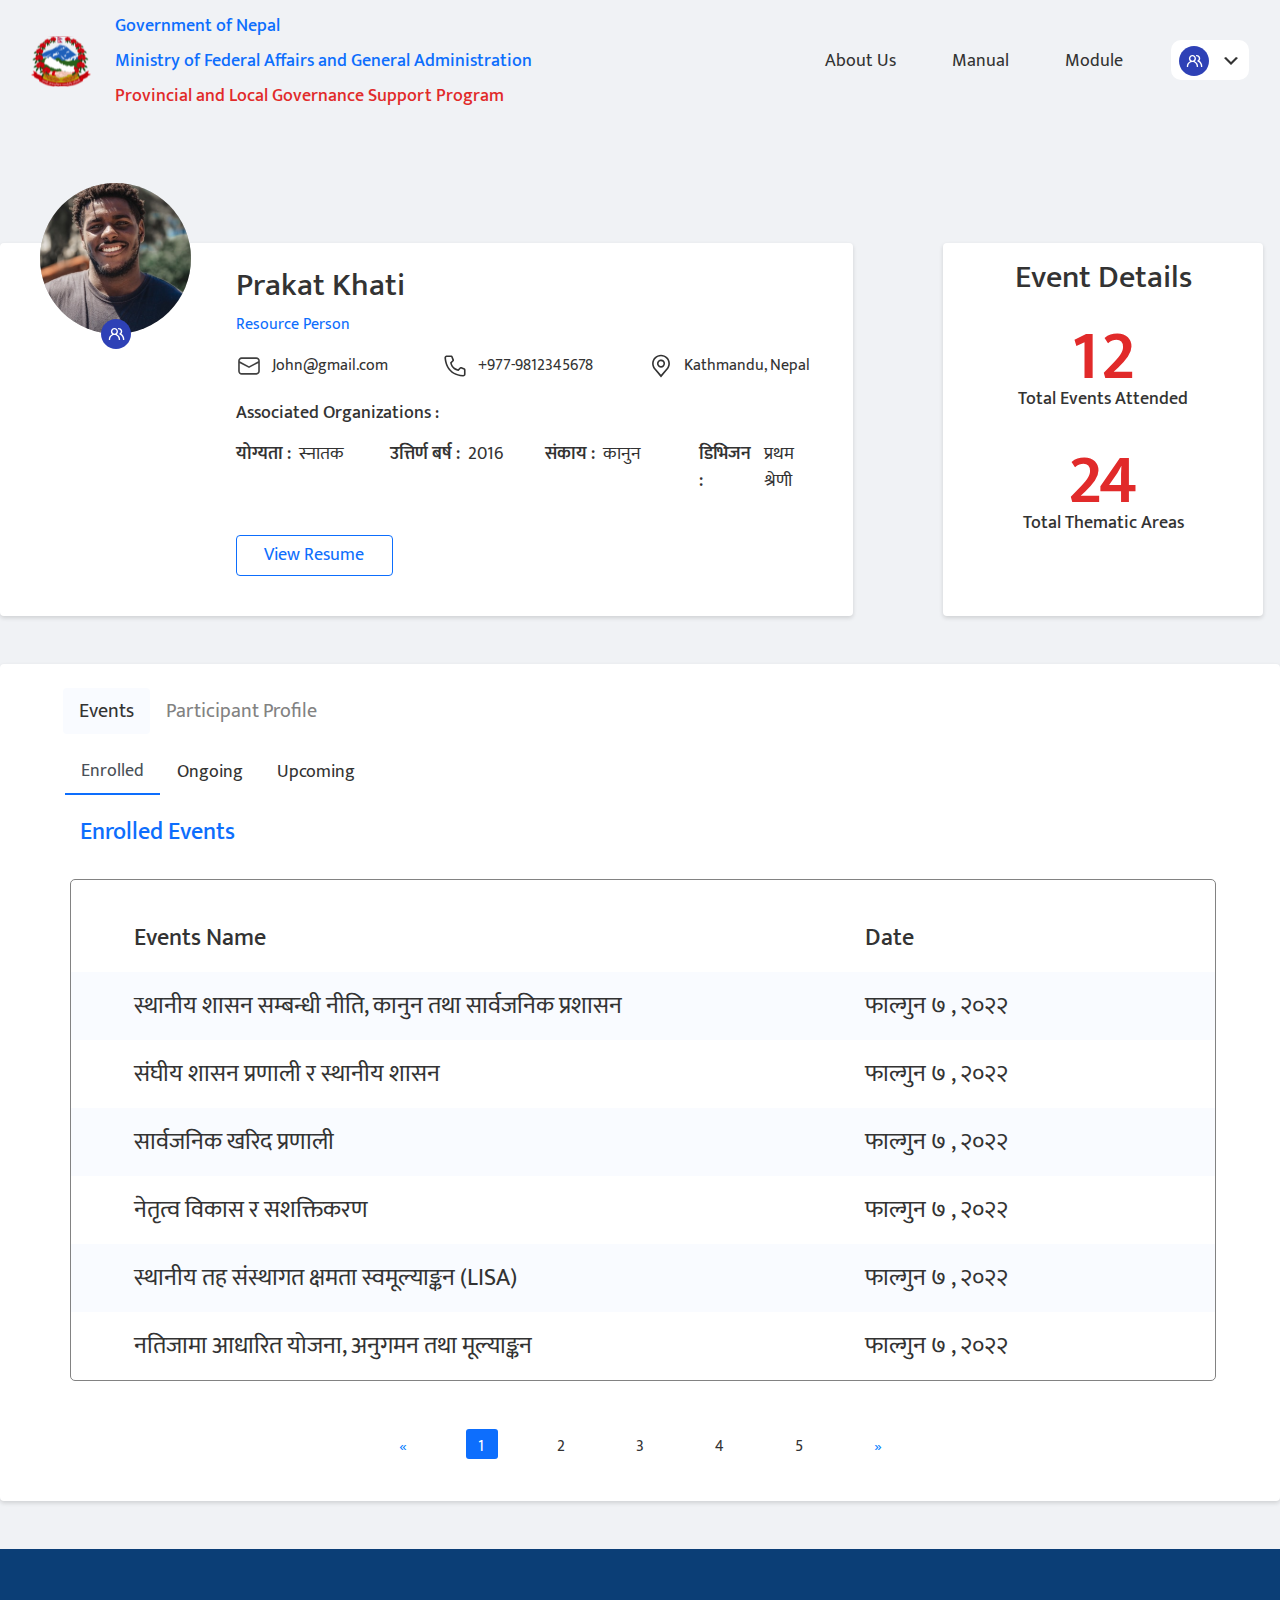
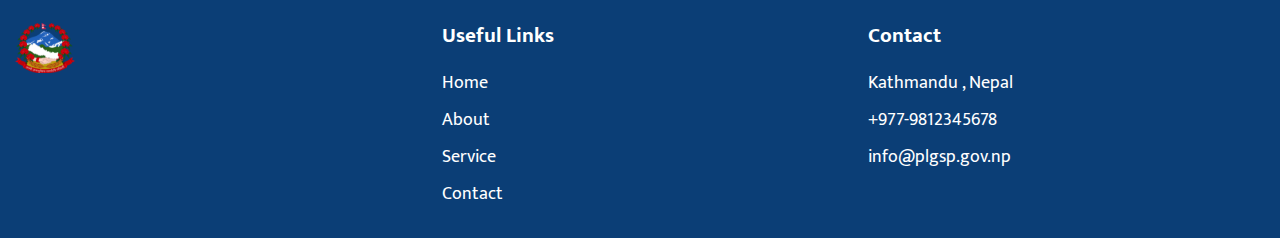
<file: participant.html>
<!DOCTYPE html>
<html lang="en">
  <head>
    <meta charset="UTF-8" />
    <meta http-equiv="X-UA-Compatible" content="IE=edge" />
    <meta name="viewport" content="width=device-width, initial-scale=1.0" />
    <title>CDMIS</title>
    <link rel="stylesheet" type="text/css" href="/sass/main.css" />
  </head>
  <body>
    <section id="header">
      <header class="container">
        <nav class="navbar navbar-expand-lg navbar-light">
          <a class="navbar-brand d-flex" href="#"
            ><img src="/images/logo.svg" alt="Logo" />
            <div class="content pl-4 font-18-medium">
              Government of Nepal
              <span class="d-block pt-2">
                Ministry of Federal Affairs and General Administration</span
              >
              <span class="d-block content_inner pt-2">
                Provincial and Local Governance Support Program
              </span>
            </div>
          </a>

          <button
            class="navbar-toggler"
            type="button"
            data-toggle="collapse"
            data-target="#navbarNavDropdown"
            aria-controls="navbarNavDropdown"
            aria-expanded="false"
            aria-label="Toggle navigation"
          >
            <span class="navbar-toggler-icon"></span>
          </button>
          <div class="collapse navbar-collapse" id="navbarNavDropdown">
            <ul class="navbar-nav ml-auto">
              <li class="nav-item">
                <a class="nav-link font-18-regular pr-5" href="#">About Us</a>
              </li>
              <li class="nav-item">
                <a class="nav-link font-18-regular pr-5" href="#">Manual</a>
              </li>
              <li class="nav-item">
                <a class="nav-link font-18-regular pr-5" href="#">Module</a>
              </li>
              <li class="nav-item dropdown">
                <div class="dropdown">
                  <button
                    class="btn switch-btn"
                    type="button"
                    id="dropdownMenuButton"
                    data-toggle="dropdown"
                    aria-haspopup="true"
                    aria-expanded="false"
                  >
                    <div class="btn_inner">
                      <img
                        class="img-fluid pr-2"
                        src="images/partcipant.svg"
                      />
                      <img
                        class="img-fluid"
                        src="icons/dropdown.svg"
                        alt="dropdown"
                      />
                    </div>
                  </button>

                  <div
                    class="dropdown-menu mt-4"
                    aria-labelledby="dropdownMenuButton"
                  >

                  <a href="index.html">
                    <div class="d-flex ">
                      <img
                        class="img-fluid ml-4 pr-3"
                        src="images/resourceperson.svg"
                        alt="resourceperson"
                      />

                      <div class="pt-2">
                        <p class="font-18-regular gray-100">
                          Resource Person
                          <span class="d-block switch-status">switch as resource person</span>
                        </p>
                      </div>
                    </div>

                  </a>
                    
                   <!--Participant-->

                  <a href="participant.html">
                    <div class="d-flex switch">
                      <img
                        class="img-fluid ml-4 pr-3"
                        src="images/partcipant.svg"
                        alt="resourceperson"
                      />

                      <div class="pt-2">
                        <p class="font-18-regular gray-100">
                          Participant
                          <span class="d-block switch-status"
                            >current</span
                          >
                        </p>
                      </div>
                    </div>

                  </a>
                    
                  <a href="organization.html">
                    <div class="d-flex">
                      <img
                        class="img-fluid ml-4 pr-3"
                        src="images/organization.svg"
                        alt="resourceperson"
                      />

                      <div class="pt-2">
                        <p class="font-18-regular gray-100">
                          Organization
                          <span class="d-block switch-status"
                            >switch as organization</span
                          >
                        </p>
                      </div>
                    </div>

                  </a>
                  </div>
                </div>
              </li>
            </ul>
          </div>
        </nav>
      </header>
    </section>

    <!-- Profile Content -->

    <section id="profile">
      <div class="container">
        <div class="row">
          <div class="col-lg-8 col-md-12 col-sm-8 d-flex justify-content-end profile-content">
           
              <div class="user-profile">
                <img
                  class="img-fluid "
                  src="images/participant profile.svg"
                  alt="participantprofile"
                />
              </div> 

              <div class="col-lg-9 col-6 mt-4">
             
                  <h1 class="font-32-medium gray-100">Prakat Khati</h1>
                 <p class="font-20-regular primary">Resource Person</p> 

                 <div class="row">
                   <div class="col-lg-4 d-flex align-items-center">
                     <img src="icons/mail.svg" alt="mail">
                     <p class="info gray-100">John@gmail.com</p>
                   </div>
                   <div class="icons-info col-lg-4 d-flex align-items-center">
                    <img src="icons/phone.svg" alt="phone">
                    <p class="info gray-100">+977-9812345678</p>
                  </div>
                  <div class=" icons-info-2 col-lg-4 d-flex align-items-center">
                    <img src="icons/location.svg" alt="location">
                    <p class="info  gray-100">Kathmandu, Nepal</p>
                  </div>
                 </div>

                 <h1 class="font-18-medium gray-100 mt-4">Associated Organizations :</h1>  
                 
                 <div class="row mt-3">
                   <div class="col-lg-3 d-flex">
                    <p class="font-18-semibold gray-100">योग्यता :</p>
                    <p class="font-18-regular gray-100 pl-2">स्नातक</p>
                   </div>
                   <div class=" qualification col-lg-3 d-flex">
                    <p class="font-18-semibold gray-100"> उत्तिर्ण बर्ष  :</p>
                    <p class="font-18-regular gray-100 pl-2">2016</p>
                   </div>
                   <div class=" qualification-1 col-lg-3 d-flex">
                    <p class="font-18-semibold gray-100">संकाय :</p>
                    <p class="font-18-regular gray-100 pl-2">कानुन</p>
                   </div>
                   <div class=" qualification-2 col-lg-3 d-flex">
                    <p class="font-18-semibold gray-100">डिभिजन :</p>
                    <p class="font-18-regular gray-100 pl-2">प्रथम श्रेणी</p>
                   </div>      
                 </div>

                 
                 <button
                 type="button"
                 class="btn btn-outline-primary mt-2 font-18-regular mt-4"
               >
                 View Resume
               </button>
                
              </div>
               
              </div>

              
     <div class="col-lg-3 col-md-4 col-6 event-content text-center">
      <div>
        <h1 class="font-32-medium gray-100 pt-3">Event Details</h1>
      </div>

      <div class="event-thematic">
        <p class="event-numbers">12</p>
        <p class="font-18-medium gray-100 event-title">
          Total Events Attended
        </p>

        <p class="event-numbers">24</p>
        <p class="font-18-medium gray-100 event-title">
          Total Thematic Areas
        </p>
      </div>
    </div> 
            </div>
          </div>
        </div>
      </div>
    </section>
    

    <!-- Personal Info -->

    <section id="personal-information">
      <div class="container personal-content mt-5">
        <ul class="nav nav-pills mb-3 ml-5 " id="pills-tab" role="tablist">
            <li class="nav-item mt-4">
              <a class="nav-link active font-20-medium" id="pills-home-tab" data-toggle="pill" href="#pills-home" role="tab" aria-controls="pills-home" aria-selected="true">Events</a>
            </li>
            <li class="nav-item mt-4">
              <a class="nav-link font-20-medium second-tab" id="pills-profile-tab" data-toggle="pill" href="#pills-profile" role="tab" aria-controls="pills-profile" aria-selected="false">Participant Profile</a>
            </li>
          
          </ul>


          <div class="tab-content" id="pills-tabContent">
            <div class="tab-pane fade show active" id="pills-home" role="tabpanel" aria-labelledby="pills-home-tab">

                <nav>
                    <div class="nav nav-tabs second-tabs" id="nav-tab" role="tablist">
                      <a class="nav-item nav-link active font-18-medium gray-100" id="nav-home-tab" data-toggle="tab" href="#nav-home" role="tab" aria-controls="nav-home" aria-selected="true">Enrolled</a>
                      <a class="nav-item nav-link font-18-medium gray-200" id="nav-profile-tab" data-toggle="tab" href="#nav-profile" role="tab" aria-controls="nav-profile" aria-selected="false">Ongoing</a>
                      <a class="nav-item nav-link font-18-medium gray-200" id="nav-contact-tab" data-toggle="tab" href="#nav-contact" role="tab" aria-controls="nav-contact" aria-selected="false">Upcoming</a>
                    </div>
                  </nav>



                  <div class="tab-content" id="nav-tabContent">

                      
                    <div class="tab-pane fade show active" id="nav-home" role="tabpanel" aria-labelledby="nav-home-tab">
                          
                     
                        <div class="container mt-4">
                            <h1 class="primary font-24-medium mt-2 enrolled">Enrolled Events</h1>
                  

                            <div class="row">

                                <div class="col-lg-11 col-md-12 col-sm-12 secondtab-table mt-4">

                                    <div class="row mt-4 pl-5">
                                        <div class="col-lg-8 col-md-3 col-sm-3 pt-3  ">
                                          <p class="font-24-medium gray-100">Events Name </p>
                                        </div>
                                        <div class="col-lg-4 col-md-3 col-sm-3 pt-3">
                                          <p class="font-24-medium gray-100">Date  </p>
                                        </div>
                                      </div>

                                      <div class="row switch-row pl-5">
                                        <div class="col-lg-8 col-md-3 col-sm-3 pt-3 ">
                                          <p class="font-24-regular gray-100">स्थानीय शासन सम्बन्धी नीति, कानुन तथा सार्वजनिक प्रशासन </p>
                                        </div>
                                        <div class="col-lg-4 col-md-3 col-sm-3 pt-3">
                                          <p class="font-24-regular gray-100">फाल्गुन ७ , २०२२ </p>
                                        </div>
                                      </div> 
                                      <div class="row pl-5">
                                        <div class="col-lg-8 col-md-3 col-sm-3 pt-3 ">
                                          <p class="font-24-regular gray-100">संघीय शासन प्रणाली र स्थानीय शासन</p>
                                        </div>
                                        <div class="col-lg-4 col-md-3 col-sm-3 pt-3">
                                          <p class="font-24-regular gray-100">फाल्गुन ७ , २०२२ </p>
                                        </div>
                                      </div> 
                                      <div class="row switch-row pl-5">
                                        <div class="col-lg-8 col-md-3 col-sm-3 pt-3 ">
                                          <p class="font-24-regular gray-100">सार्वजनिक खरिद प्रणाली </p>
                                        </div>
                                        <div class="col-lg-4 col-md-3 col-sm-3 pt-3">
                                          <p class="font-24-regular gray-100">फाल्गुन ७ , २०२२ </p>
                                        </div>
                                      </div> 
                                      <div class="row pl-5">
                                        <div class="col-lg-8 col-md-3 col-sm-3 pt-3 ">
                                          <p class="font-24-regular gray-100">नेतृत्व विकास र सशक्तिकरण </p>
                                        </div>
                                        <div class="col-lg-4 col-md-3 col-sm-3 pt-3">
                                          <p class="font-24-regular gray-100">फाल्गुन ७ , २०२२ </p>
                                        </div>
                                  </div>
                                  <div class="row switch-row pl-5">
                                    <div class="col-lg-8 col-md-3 col-sm-3 pt-3 ">
                                      <p class="font-24-regular gray-100">स्थानीय तह संस्थागत क्षमता स्वमूल्याङ्कन (LISA)</p>
                                    </div>
                                    <div class="col-lg-4 col-md-3 col-sm-3 pt-3">
                                      <p class="font-24-regular gray-100">फाल्गुन ७ , २०२२ </p>
                                    </div>
                                  </div>
                                  <div class="row pl-5">
                                    <div class="col-lg-8 col-md-3 col-sm-3 pt-3 ">
                                      <p class="font-24-regular gray-100">नतिजामा आधारित योजना, अनुगमन तथा मूल्याङ्कन </p>
                                    </div>
                                    <div class="col-lg-4 col-md-3 col-sm-3 pt-3">
                                      <p class="font-24-regular gray-100">फाल्गुन ७ , २०२२ </p>
                                    </div>
                              </div>
                             
                                </div>
                            </div>


                            <nav aria-label="Page navigation example">
                                <ul class="pagination mt-5 d-flex justify-content-center">
                                  <li class="page-item">
                                    <a class="page-link mr-5" href="#" aria-label="Previous">
                                      <span aria-hidden="true">&laquo;</span>
                                      <span class="sr-only">Previous</span>
                                    </a>
                                  </li>
                                  <li class="page-item pr-5"><a class="page-link active-state" href="#">1</a></li>
                                  <li class="page-item pr-5"><a class="page-link gray-100" href="#">2</a></li>
                                  <li class="page-item pr-5"><a class="page-link gray-100" href="#">3</a></li>
                                  <li class="page-item pr-5"><a class="page-link gray-100" href="#">4</a></li>
                                  <li class="page-item pr-5"><a class="page-link gray-100" href="#">5</a></li>
                                  <li class="page-item">
                                    <a class="page-link" href="#" aria-label="Next">
                                      <span aria-hidden="true">&raquo;</span>
                                      <span class="sr-only">Next</span>
                                    </a>
                                  </li>
                                </ul>
                              </nav>
                        
                        </div>
                   
                    </div>


                    <!--Inner second-->
                    <div class="tab-pane fade" id="nav-profile" role="tabpanel" aria-labelledby="nav-profile-tab">


 <!--Inner container-->
 <div class="container mt-4">
    <h1 class="primary font-24-medium mt-2 enrolled">Ongoing Events</h1>


       <!--Inner row-->
    <div class="row">

           <!--Inner col-->
        <div class="col-lg-11 col-md-12 col-sm-12 secondtab-table mt-4">

            <div class="row mt-4 pl-5">
                <div class="col-lg-8 col-md-3 col-sm-3 pt-3  ">
                  <p class="font-24-medium gray-100">Events Name </p>
                </div>
                <div class="col-lg-4 col-md-3 col-sm-3 pt-3">
                  <p class="font-24-medium gray-100">Date  </p>
                </div>
              </div>

              <div class="row switch-row pl-5">
                <div class="col-lg-8 col-md-3 col-sm-3 pt-3 ">
                  <p class="font-24-regular gray-100">स्थानीय शासन सम्बन्धी नीति, कानुन तथा सार्वजनिक प्रशासन </p>
                </div>
                <div class="col-lg-4 col-md-3 col-sm-3 pt-3">
                  <p class="font-24-regular gray-100">फाल्गुन ७ , २०२२ </p>
                </div>
              </div> 
              <div class="row pl-5">
                <div class="col-lg-8 col-md-3 col-sm-3 pt-3 ">
                  <p class="font-24-regular gray-100">संघीय शासन प्रणाली र स्थानीय शासन</p>
                </div>
                <div class="col-lg-4 col-md-3 col-sm-3 pt-3">
                  <p class="font-24-regular gray-100">फाल्गुन ७ , २०२२ </p>
                </div>
              </div> 
              <div class="row switch-row pl-5">
                <div class="col-lg-8 col-md-3 col-sm-3 pt-3 ">
                  <p class="font-24-regular gray-100">सार्वजनिक खरिद प्रणाली </p>
                </div>
                <div class="col-lg-4 col-md-3 col-sm-3 pt-3">
                  <p class="font-24-regular gray-100">फाल्गुन ७ , २०२२ </p>
                </div>
              </div> 
              <div class="row pl-5">
                <div class="col-lg-8 col-md-3 col-sm-3 pt-3 ">
                  <p class="font-24-regular gray-100">नेतृत्व विकास र सशक्तिकरण </p>
                </div>
                <div class="col-lg-4 col-md-3 col-sm-3 pt-3">
                  <p class="font-24-regular gray-100">फाल्गुन ७ , २०२२ </p>
                </div>
          </div>
          <div class="row switch-row pl-5">
            <div class="col-lg-8 col-md-3 col-sm-3 pt-3 ">
              <p class="font-24-regular gray-100">स्थानीय तह संस्थागत क्षमता स्वमूल्याङ्कन (LISA)</p>
            </div>
            <div class="col-lg-4 col-md-3 col-sm-3 pt-3">
              <p class="font-24-regular gray-100">फाल्गुन ७ , २०२२ </p>
            </div>
          </div>
          <div class="row pl-5">
            <div class="col-lg-8 col-md-3 col-sm-3 pt-3 ">
              <p class="font-24-regular gray-100">नतिजामा आधारित योजना, अनुगमन तथा मूल्याङ्कन </p>
            </div>
            <div class="col-lg-4 col-md-3 col-sm-3 pt-3">
              <p class="font-24-regular gray-100">फाल्गुन ७ , २०२२ </p>
            </div>
      </div>
      
        </div>
       
    </div>

    
    <nav aria-label="Page navigation example">
        <ul class="pagination mt-5 d-flex justify-content-center">
          <li class="page-item">
            <a class="page-link mr-5" href="#" aria-label="Previous">
              <span aria-hidden="true">&laquo;</span>
              <span class="sr-only">Previous</span>
            </a>
          </li>
          <li class="page-item pr-5"><a class="page-link active-state" href="#">1</a></li>
          <li class="page-item pr-5"><a class="page-link gray-100" href="#">2</a></li>
          <li class="page-item pr-5"><a class="page-link gray-100" href="#">3</a></li>
          <li class="page-item pr-5"><a class="page-link gray-100" href="#">4</a></li>
          <li class="page-item pr-5"><a class="page-link gray-100" href="#">5</a></li>
          
          <li class="page-item">
            <a class="page-link" href="#" aria-label="Next">
              <span aria-hidden="true">&raquo;</span>
              <span class="sr-only">Next</span>
            </a>
          </li>
        </ul>
      </nav>

</div>
 
  </div>

                    
                    <div class="tab-pane fade" id="nav-contact" role="tabpanel" aria-labelledby="nav-contact-tab">

                      
                         <div class="container mt-4">
                            <h1 class="primary font-24-medium mt-2 enrolled">Upcoming Events</h1>
                  

                            <div class="row">

                                  
                                <div class="col-lg-11 col-md-12 col-sm-12 secondtab-table mt-4">

                                    <div class="row mt-4 pl-5">
                                        <div class="col-lg-8 col-md-3 col-sm-3 pt-3  ">
                                          <p class="font-24-medium gray-100">Events Name </p>
                                        </div>
                                        <div class="col-lg-4 col-md-3 col-sm-3 pt-3">
                                          <p class="font-24-medium gray-100">Date  </p>
                                        </div>
                                      </div>

                                      <div class="row switch-row pl-5">
                                        <div class="col-lg-8 col-md-3 col-sm-3 pt-3 ">
                                          <p class="font-24-regular gray-100">स्थानीय शासन सम्बन्धी नीति, कानुन तथा सार्वजनिक प्रशासन </p>
                                        </div>
                                        <div class="col-lg-4 col-md-3 col-sm-3 pt-3">
                                          <p class="font-24-regular gray-100">फाल्गुन ७ , २०२२ </p>
                                        </div>
                                      </div> 
                                      <div class="row pl-5">
                                        <div class="col-lg-8 col-md-3 col-sm-3 pt-3 ">
                                          <p class="font-24-regular gray-100">संघीय शासन प्रणाली र स्थानीय शासन</p>
                                        </div>
                                        <div class="col-lg-4 col-md-3 col-sm-3 pt-3">
                                          <p class="font-24-regular gray-100">फाल्गुन ७ , २०२२ </p>
                                        </div>
                                      </div> 
                                      <div class="row switch-row pl-5">
                                        <div class="col-lg-8 col-md-3 col-sm-3 pt-3 ">
                                          <p class="font-24-regular gray-100">सार्वजनिक खरिद प्रणाली </p>
                                        </div>
                                        <div class="col-lg-4 col-md-3 col-sm-3 pt-3">
                                          <p class="font-24-regular gray-100">फाल्गुन ७ , २०२२ </p>
                                        </div>
                                      </div> 
                                      <div class="row pl-5">
                                        <div class="col-lg-8 col-md-3 col-sm-3 pt-3 ">
                                          <p class="font-24-regular gray-100">नेतृत्व विकास र सशक्तिकरण </p>
                                        </div>
                                        <div class="col-lg-4 col-md-3 col-sm-3 pt-3">
                                          <p class="font-24-regular gray-100">फाल्गुन ७ , २०२२ </p>
                                        </div>
                                  </div>
                                  <div class="row switch-row pl-5">
                                    <div class="col-lg-8 col-md-3 col-sm-3 pt-3 ">
                                      <p class="font-24-regular gray-100">स्थानीय तह संस्थागत क्षमता स्वमूल्याङ्कन (LISA)</p>
                                    </div>
                                    <div class="col-lg-4 col-md-3 col-sm-3 pt-3">
                                      <p class="font-24-regular gray-100">फाल्गुन ७ , २०२२ </p>
                                    </div>
                                  </div>
                                  <div class="row pl-5">
                                    <div class="col-lg-8 col-md-3 col-sm-3 pt-3 ">
                                      <p class="font-24-regular gray-100">नतिजामा आधारित योजना, अनुगमन तथा मूल्याङ्कन </p>
                                    </div>
                                    <div class="col-lg-4 col-md-3 col-sm-3 pt-3">
                                      <p class="font-24-regular gray-100">फाल्गुन ७ , २०२२ </p>
                                    </div>
                              </div>
                            
                                </div>
                                
                            </div>

                            
                            <nav aria-label="Page navigation example">
                                <ul class="pagination mt-5 d-flex justify-content-center">
                                  <li class="page-item">
                                    <a class="page-link mr-5" href="#" aria-label="Previous">
                                      <span aria-hidden="true">&laquo;</span>
                                      <span class="sr-only">Previous</span>
                                    </a>
                                  </li>
                                  <li class="page-item pr-5"><a class="page-link active-state" href="#">1</a></li>
                                  <li class="page-item pr-5"><a class="page-link gray-100" href="#">2</a></li>
                                  <li class="page-item pr-5"><a class="page-link gray-100" href="#">3</a></li>
                                  <li class="page-item pr-5"><a class="page-link gray-100" href="#">4</a></li>
                                  <li class="page-item pr-5"><a class="page-link gray-100" href="#">5</a></li>
                                  <li class="page-item">
                                    <a class="page-link" href="#" aria-label="Next">
                                      <span aria-hidden="true">&raquo;</span>
                                      <span class="sr-only">Next</span>
                                    </a>
                                  </li>
                                </ul>
                              </nav>
                        
                        </div>
                     
                    </div>
                    
                  </div>
                
            </div>

            <!--Second-->
            <div class="tab-pane fade" id="pills-profile" role="tabpanel" aria-labelledby="pills-profile-tab">

                <nav>
                    <div class="nav nav-tabs second-tabs d-flex justify-content-between align-items-center" id="nav-inner-second" role="tablist">
                      <div class="d-flex">
                        <a class="nav-item nav-link active font-18-medium gray-100" id="nav-first-tab" data-toggle="tab" href="#nav-first" role="tab" aria-controls="nav-first" aria-selected="true">पहिलो</a>
                        <a class="nav-item nav-link font-18-medium gray-200" id="nav-second-tab" data-toggle="tab" href="#nav-second" role="tab" aria-controls="nav-second" aria-selected="false">दोस्रो</a>
                      </div>
                      <button
                      type="button"
                      class="btn btn-export btn-outline-primary font-18-regular"
                    >
                      Export to pdf
                    </button>
                    </div>
                  </nav>


                  <div class="tab-content" id="nav-tabContent">
                    <div class="tab-pane fade show active" id="nav-first" role="tabpanel" aria-labelledby="nav-first-tab">
                        <div class="container mt-4">
                            <div class="row">
                              <div class="col-lg-11 col-md-12 col-sm-12 secondtab-table">
                                <h1 class="primary font-24-regular text-center mt-3">सहभागी विवरण</h1>
          
                                <div class="row mt-4 switch-row pl-5">
                                  <div class="col-lg-3 col-md-3 col-sm-3 pt-3  ">
                                    <p class="font-20-medium gray-100">लिङ्ग </p>
                                  </div>
                                  <div class="col-lg-3 col-md-3 col-sm-3 pt-3">
                                    <p class="font-20-medium gray-100">जात/समूह </p>
                                  </div>
          
                                </div>
                                <div class="row pl-5">
                                  <div class="col-lg-3 col-md-3 col-sm-3 pt-3 ">
                                    <p class="font-18-regular gray-100">Male </p>
                                  </div>
                                  <div class="col-lg-3 col-md-3 col-sm-3 pt-3">
                                    <p class="font-18-regular gray-100">Kshatriya </p>
                                  </div>
          
                                </div>
          
                                <hr>
          
                                <h1 class="primary font-24-regular text-center mt-3">ठेगाना</h1>
          
                                <div class="row mt-4 switch-row pl-5">
                                  <div class="col-lg-3 col-md-3 col-sm-3 pt-3  ">
                                    <p class="font-20-medium gray-100">प्रदेश </p>
                                  </div>
                                  <div class="col-lg-3 col-md-3 col-sm-3 pt-3">
                                    <p class="font-20-medium gray-100">जिल्ला  </p>
                                  </div>
                                  <div class="col-lg-3 col-md-3 col-sm-3 pt-3">
                                    <p class="font-20-medium gray-100">वडा नं   </p>
                                  </div>
                                  <div class="col-lg-3 col-md-3 col-sm-3 pt-3">
                                    <p class="font-20-medium gray-100">स्थानीय तह    </p>
                                  </div>
          
                                </div>
                                <div class="row pl-5">
                                  <div class="col-lg-3 col-md-3 col-sm-3 pt-3 ">
                                    <p class="font-18-regular gray-100">Province 2</p>
                                  </div>
                                  <div class="col-lg-3 col-md-3 col-sm-3 pt-3">
                                    <p class="font-18-regular gray-100">Dhanusha </p>
                                  </div>
                                  <div class="col-lg-3 col-md-3 col-sm-3 pt-3">
                                    <p class="font-18-regular gray-100">6 </p>
                                  </div>
                                  <div class="col-lg-3 col-md-3 col-sm-3 pt-3">
                                    <p class="font-18-regular gray-100">Chhireshwornath Nagarpalika </p>
                                  </div>
          
                                </div>
                                <div class="row mt-4 switch-row pl-5">
                                  <div class="col-lg-6 col-md-3 col-sm-3 pt-3  ">
                                    <p class="font-20-medium gray-100">टोल  </p>
                                  </div>
                                </div>
                                <div class="row pl-5">
                                  <div class="col-lg-4 col-md-3 col-sm-3 pt-3 ">
                                    <p class="font-18-regular gray-100">Chhireshwornath</p>
                                  </div>
                                 
                                </div>
          
                                
                              </div>
                            </div>
                          </div>
                    </div>
                    <div class="tab-pane fade" id="nav-second" role="tabpanel" aria-labelledby="nav-second-tab">
                        <div class="container mt-4">
                            <div class="row">
                              <div class="col-lg-11 col-md-12 col-sm-12 secondtab-table">
                                <h1 class="primary font-24-regular text-center mt-3">कार्यालय विवरण</h1>
          
                                <div class="row mt-4 switch-row pl-5">
                                  <div class="col-lg-3 col-md-3 col-sm-3 pt-3  ">
                                    <p class="font-20-medium gray-100">लिङ्ग </p>
                                  </div>
                                  <div class="col-lg-3 col-md-3 col-sm-3 pt-3">
                                    <p class="font-20-medium gray-100">जात/समूह </p>
                                  </div>
          
                                </div>
                                <div class="row pl-5">
                                  <div class="col-lg-3 col-md-3 col-sm-3 pt-3 ">
                                    <p class="font-18-regular gray-100">Male </p>
                                  </div>
                                  <div class="col-lg-3 col-md-3 col-sm-3 pt-3">
                                    <p class="font-18-regular gray-100">Kshatriya </p>
                                  </div>
          
                                </div>
          
                                <hr>
          
                                <h1 class="primary font-24-regular text-center mt-3">ठेगाना</h1>
          
                                <div class="row mt-4 switch-row pl-5">
                                  <div class="col-lg-3 col-md-3 col-sm-3 pt-3  ">
                                    <p class="font-20-medium gray-100">प्रदेश </p>
                                  </div>
                                  <div class="col-lg-3 col-md-3 col-sm-3 pt-3">
                                    <p class="font-20-medium gray-100">जिल्ला  </p>
                                  </div>
                                  <div class="col-lg-3 col-md-3 col-sm-3 pt-3">
                                    <p class="font-20-medium gray-100">वडा नं   </p>
                                  </div>
                                  <div class="col-lg-3 col-md-3 col-sm-3 pt-3">
                                    <p class="font-20-medium gray-100">स्थानीय तह    </p>
                                  </div>
          
                                </div>
                                <div class="row pl-5">
                                  <div class="col-lg-3 col-md-3 col-sm-3 pt-3 ">
                                    <p class="font-18-regular gray-100">Province 2</p>
                                  </div>
                                  <div class="col-lg-3 col-md-3 col-sm-3 pt-3">
                                    <p class="font-18-regular gray-100">Dhanusha </p>
                                  </div>
                                  <div class="col-lg-3 col-md-3 col-sm-3 pt-3">
                                    <p class="font-18-regular gray-100">6 </p>
                                  </div>
                                  <div class="col-lg-3 col-md-3 col-sm-3 pt-3">
                                    <p class="font-18-regular gray-100">Chhireshwornath Nagarpalika </p>
                                  </div>
          
                                </div>
                                <div class="row mt-4 switch-row pl-5">
                                  <div class="col-lg-6 col-md-3 col-sm-3 pt-3  ">
                                    <p class="font-20-medium gray-100">टोल  </p>
                                  </div>
                                </div>
                                <div class="row pl-5">
                                  <div class="col-lg-4 col-md-3 col-sm-3 pt-3 ">
                                    <p class="font-18-regular gray-100">Chhireshwornath</p>
                                  </div>
                                 
                                </div>

                              </div>
                            </div>
                          </div>
                    </div>
                  </div>
            </div>      
          </div>
         </div>

      
    </section>

    

    <footer class="mt-5">
      <div class=" container">
        <div class="row mt-5">
           
          <div class="mt-4 col-lg-4">
            <img src="images/logo.svg" alt="logo" />  
          </div>  
          <div class="col-lg-4 mt-4">
          <h1 class="footer-header"> Useful Links</h1>
          <p class=" footer-paragraph font-18-regular">Home</p>
          <p class=" footer-paragraph font-18-regular">About</p>
          <p class=" footer-paragraph font-18-regular">Service</p>
          <p class=" footer-paragraph font-18-regular">Contact</p>
          </div>


          <div class="col-lg-4 mt-4">
            <h1 class="footer-header"> Contact</h1>
            <p class=" footer-paragraph font-18-regular">Kathmandu , Nepal</p>
            <p class=" footer-paragraph font-18-regular">+977-9812345678</p>
            <p class=" footer-paragraph font-18-regular">info@plgsp.gov.np</p>
        
            </div>
        
        </div>
       
    </footer>

    <script
      src="https://code.jquery.com/jquery-3.2.1.slim.min.js"
      integrity="sha384-KJ3o2DKtIkvYIK3UENzmM7KCkRr/rE9/Qpg6aAZGJwFDMVNA/GpGFF93hXpG5KkN"
      crossorigin="anonymous"
    ></script>
    <script
      src="https://cdn.jsdelivr.net/npm/popper.js@1.12.9/dist/umd/popper.min.js"
      integrity="sha384-ApNbgh9B+Y1QKtv3Rn7W3mgPxhU9K/ScQsAP7hUibX39j7fakFPskvXusvfa0b4Q"
      crossorigin="anonymous"
    ></script>
    <script
      src="https://cdn.jsdelivr.net/npm/bootstrap@4.0.0/dist/js/bootstrap.min.js"
      integrity="sha384-JZR6Spejh4U02d8jOt6vLEHfe/JQGiRRSQQxSfFWpi1MquVdAyjUar5+76PVCmYl"
      crossorigin="anonymous"
    ></script>
  </body>
</html>
</file>
<file: sass/main.css>
@import url("https://cdn.jsdelivr.net/npm/bootstrap@4.0.0/dist/css/bootstrap.min.css");
@import url("https://fonts.googleapis.com/css2?family=Mukta:wght@200;300;400;500;600;700;800&display=swap");
* {
  margin: 0;
  padding: 0;
  -webkit-box-sizing: border-box;
          box-sizing: border-box;
}

body {
  background-color: #f0f2f5;
  font-family: "Mukta", sans-serif;
}

.px-section {
  margin: 0 80px;
}

.font-18-regular {
  font-size: 1.125rem;
  font-weight: 400;
}

.font-18-medium {
  font-size: 1.125rem;
  font-weight: 500;
}

.font-18-semibold {
  font-size: 1.125rem;
  font-weight: 600;
}

.font-20 {
  font-size: 1.25rem;
}

.font-20-medium {
  font-size: 1.25rem;
  font-weight: 500;
}

.font-24-regular {
  font-size: 1.5rem;
  font-weight: 400;
}

.font-24-medium {
  font-size: 1.5rem;
  font-weight: 500;
}

.font-32-medium {
  font-size: 2rem;
  font-weight: 500;
}

.gray-100 {
  color: #333333;
}

.gray-200 {
  color: #828282;
}

.primary {
  color: #0d6efd;
}

.nav-link {
  color: #333333;
  font-weight: 400;
}

.navbar-light .navbar-nav .nav-link {
  color: #333333;
}

.content {
  color: #0d6efd;
}

.content .content_inner {
  color: #e12a2a;
}

.dropdown .switch-btn {
  background-color: #ffffff;
  border-radius: 10px;
  width: 78px;
  height: 40px;
}

.dropdown .switch-btn .btn_inner {
  position: relative;
  top: -1px;
  left: -5px;
}

.dropdown .dropdown-menu {
  position: absolute;
  left: -170px;
  width: 250px;
  -webkit-box-shadow: 0px 2px 4px rgba(19, 19, 19, 0.15);
          box-shadow: 0px 2px 4px rgba(19, 19, 19, 0.15);
  border-radius: 4px;
  border: none;
  padding: 0;
}

.switch {
  background-color: #f9fbff;
}

.switch-status {
  font-size: 0.75rem;
  color: #828282;
}

.profile-content {
  background-color: #ffffff;
  border-radius: 4px;
  -webkit-box-shadow: 0px 2px 4px rgba(19, 19, 19, 0.15);
          box-shadow: 0px 2px 4px rgba(19, 19, 19, 0.15);
  margin-top: 120px;
  position: relative;
  padding-bottom: 40px;
}

.profile-content .user-profile {
  position: absolute;
  top: -60px;
  left: 40px;
}

.profile-content .info {
  margin: 0 10px;
}

.profile-content .btn-outline-primary {
  color: #0d6efd;
  border-color: #0d6efd;
  width: 157px;
}

.profile-content .btn-outline-primary:hover {
  color: #ffffff;
}

.btn-export {
  margin-right: 60px;
}

.event-content {
  background-color: #ffffff;
  border-radius: 4px;
  -webkit-box-shadow: 0px 2px 4px rgba(19, 19, 19, 0.15);
          box-shadow: 0px 2px 4px rgba(19, 19, 19, 0.15);
  margin-top: 120px;
  margin-left: 90px;
}

.event-content .event-numbers {
  font-size: 4.375rem;
  font-weight: 600;
  color: #e12a2a;
}

.event-content .event-title {
  margin-top: -40px;
}

.personal-content {
  background-color: #ffffff;
  border-radius: 4px;
  -webkit-box-shadow: 0px 2px 4px rgba(19, 19, 19, 0.15);
          box-shadow: 0px 2px 4px rgba(19, 19, 19, 0.15);
  padding-bottom: 20px;
}

.nav-pills .nav-link.active,
.nav-pills .show > .nav-link {
  color: #333333;
  background-color: #f9fbff;
}

.second-tab {
  color: #828282;
}

.table td,
.table th {
  border: none;
}

.oddeven-table tr:nth-child(even) {
  background: #f9fbff;
}

.oddeven-table tr:nth-child(odd) {
  background: #ffffff;
}

.container {
  max-width: 1366px;
}

footer {
  background-color: #0b3e76;
  color: #ffffff;
  padding-top: 2px;
  padding-bottom: 20px;
}

footer .footer-header {
  font-size: 1.3125rem;
  font-weight: 700;
  margin-bottom: 22px;
}

footer .footer-paragraph {
  margin-bottom: 10px;
}

.nav-tabs {
  border: none;
}

.second-tabs {
  padding-left: 50px;
}

.nav-tabs .nav-item.show .nav-link,
.nav-tabs .nav-link.active {
  border: none;
  border-bottom: 2px solid #0d6efd;
}

table {
  border: none;
}

.table-head {
  color: #ffffff;
}

.table-para {
  color: #f9fbff;
}

.personalprofile-table {
  border: 1px solid #828282;
  border-radius: 5px;
}

.table-data {
  padding: 200px;
}

.secondtab-table {
  margin-left: 55px;
  border: 1px solid #828282;
  border-radius: 5px;
}

.switch-row {
  background-color: #f9fbff;
}

.enrolled {
  margin-left: 50px;
}

.page-link {
  background-color: none;
  border: none;
}

a.page-link.active-state {
  background-color: #0d6efd;
  color: #ffffff;
  border-radius: 3px;
  width: 30px;
  padding-bottom: 2px;
  padding-left: -2px;
  padding-right: 20px;
}

@media (max-width: 976px) {
  .dropdown .switch-btn {
    background-color: #ffffff;
    border-radius: 10px;
    width: 78px;
    height: 40px;
  }
  .dropdown .switch-btn .btn_inner {
    position: relative;
    top: -1px;
    left: -5px;
  }
  .dropdown .dropdown-menu {
    position: absolute;
    left: 4px;
    width: 250px;
    -webkit-box-shadow: 0px 2px 4px rgba(19, 19, 19, 0.15);
            box-shadow: 0px 2px 4px rgba(19, 19, 19, 0.15);
    border-radius: 4px;
    border: none;
    padding: 0;
  }
}
/*# sourceMappingURL=main.css.map */
</file>
